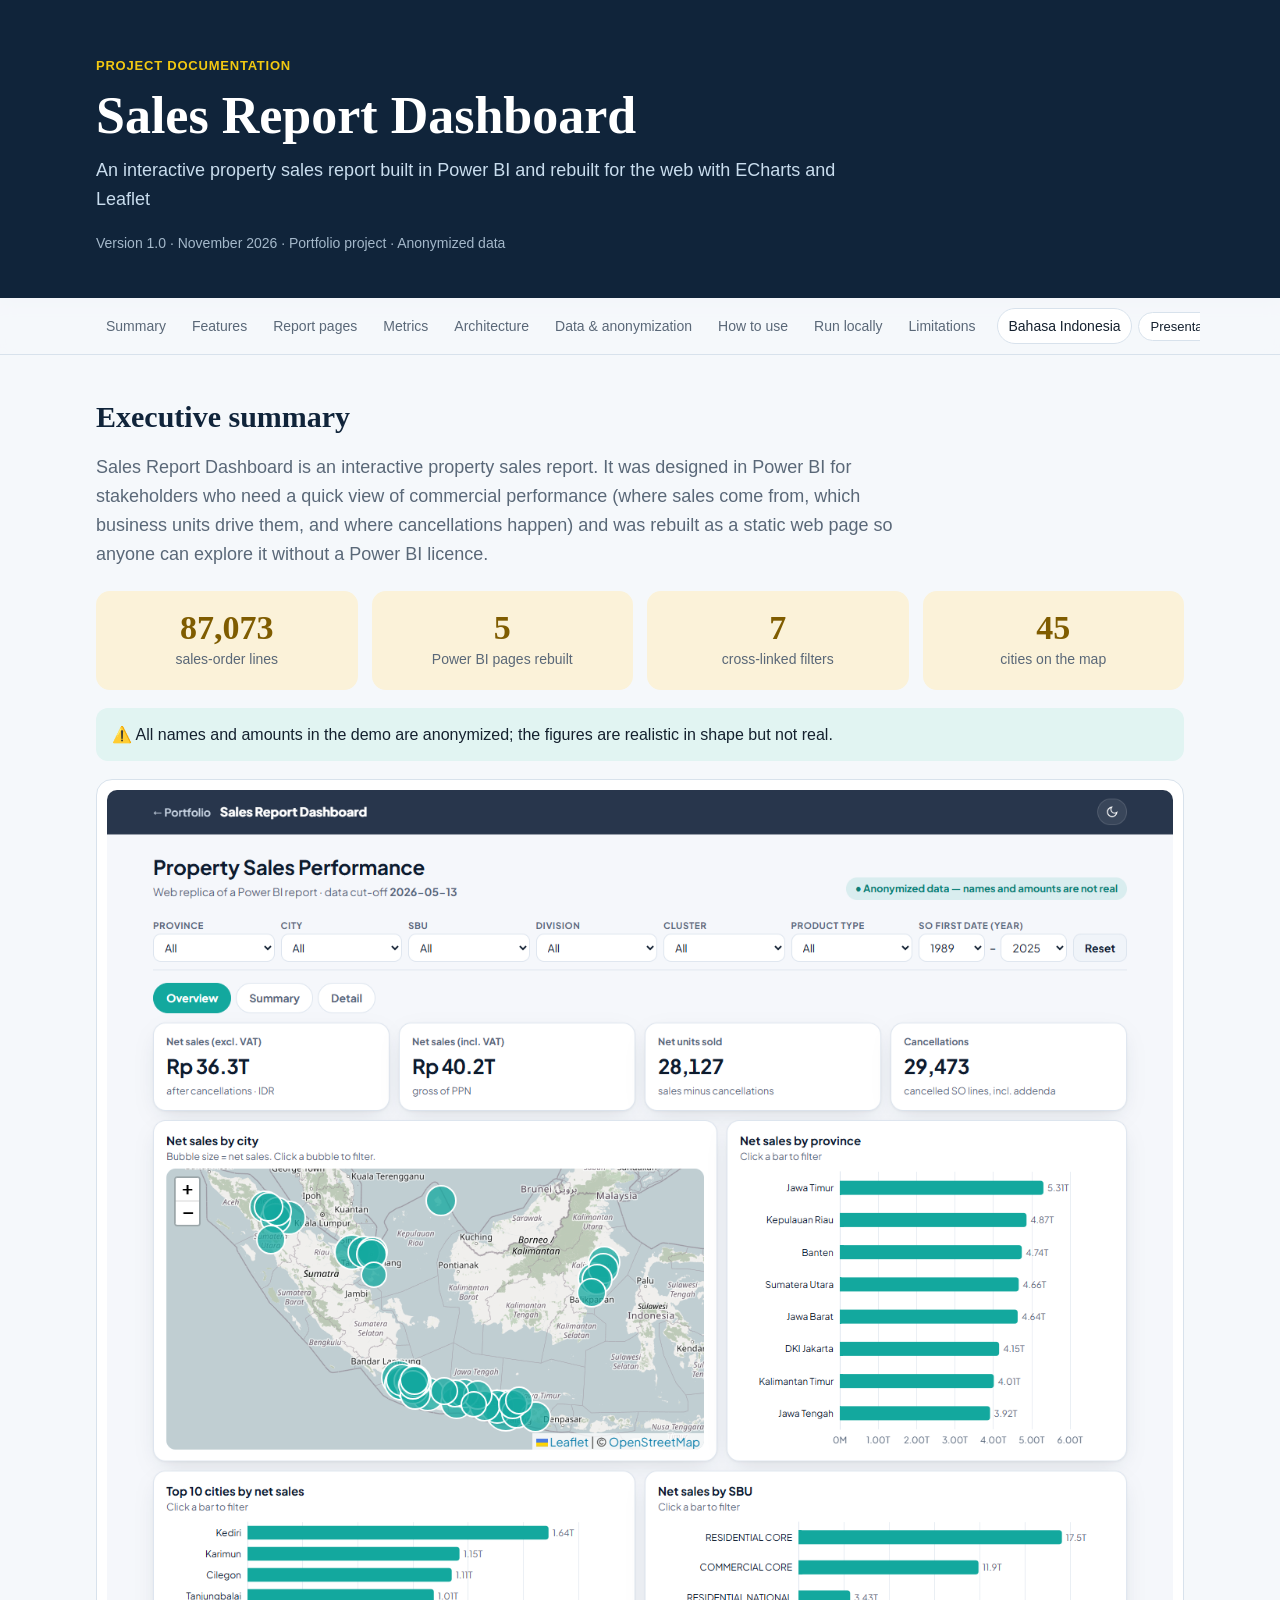
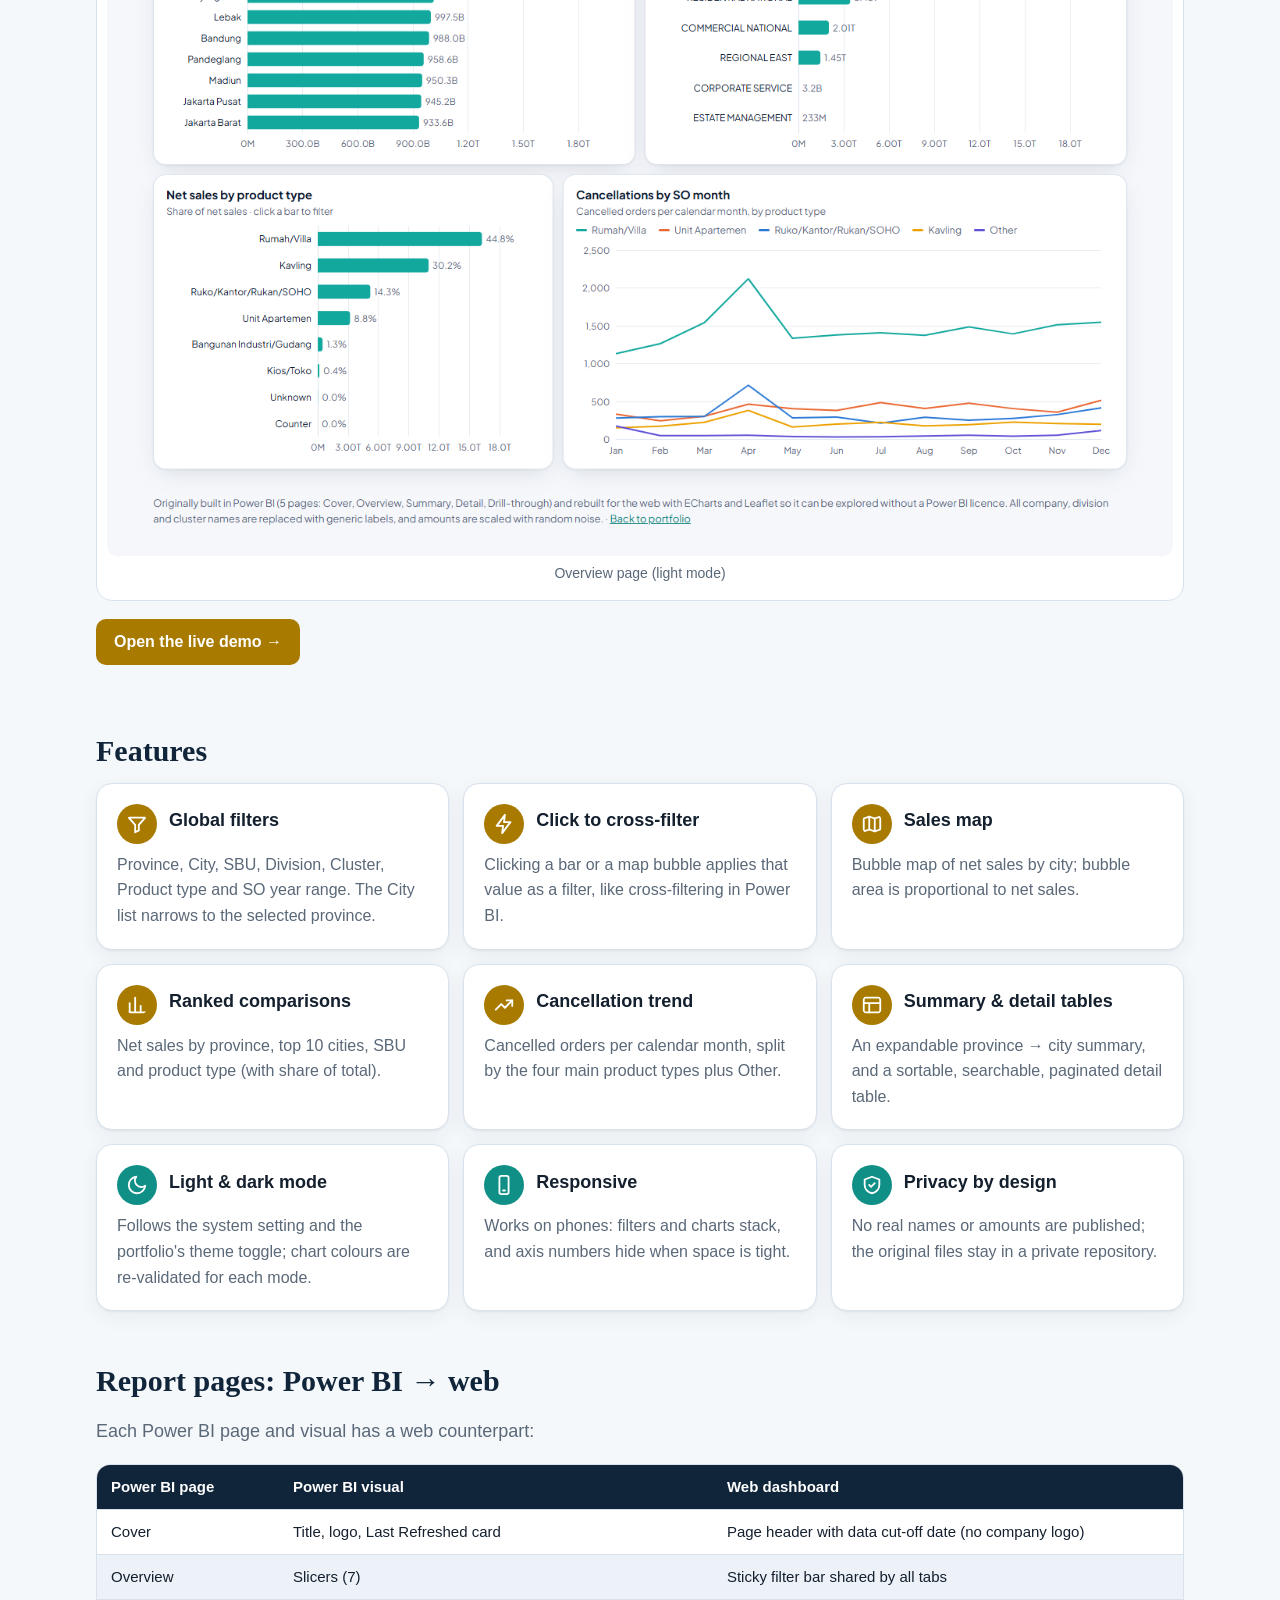
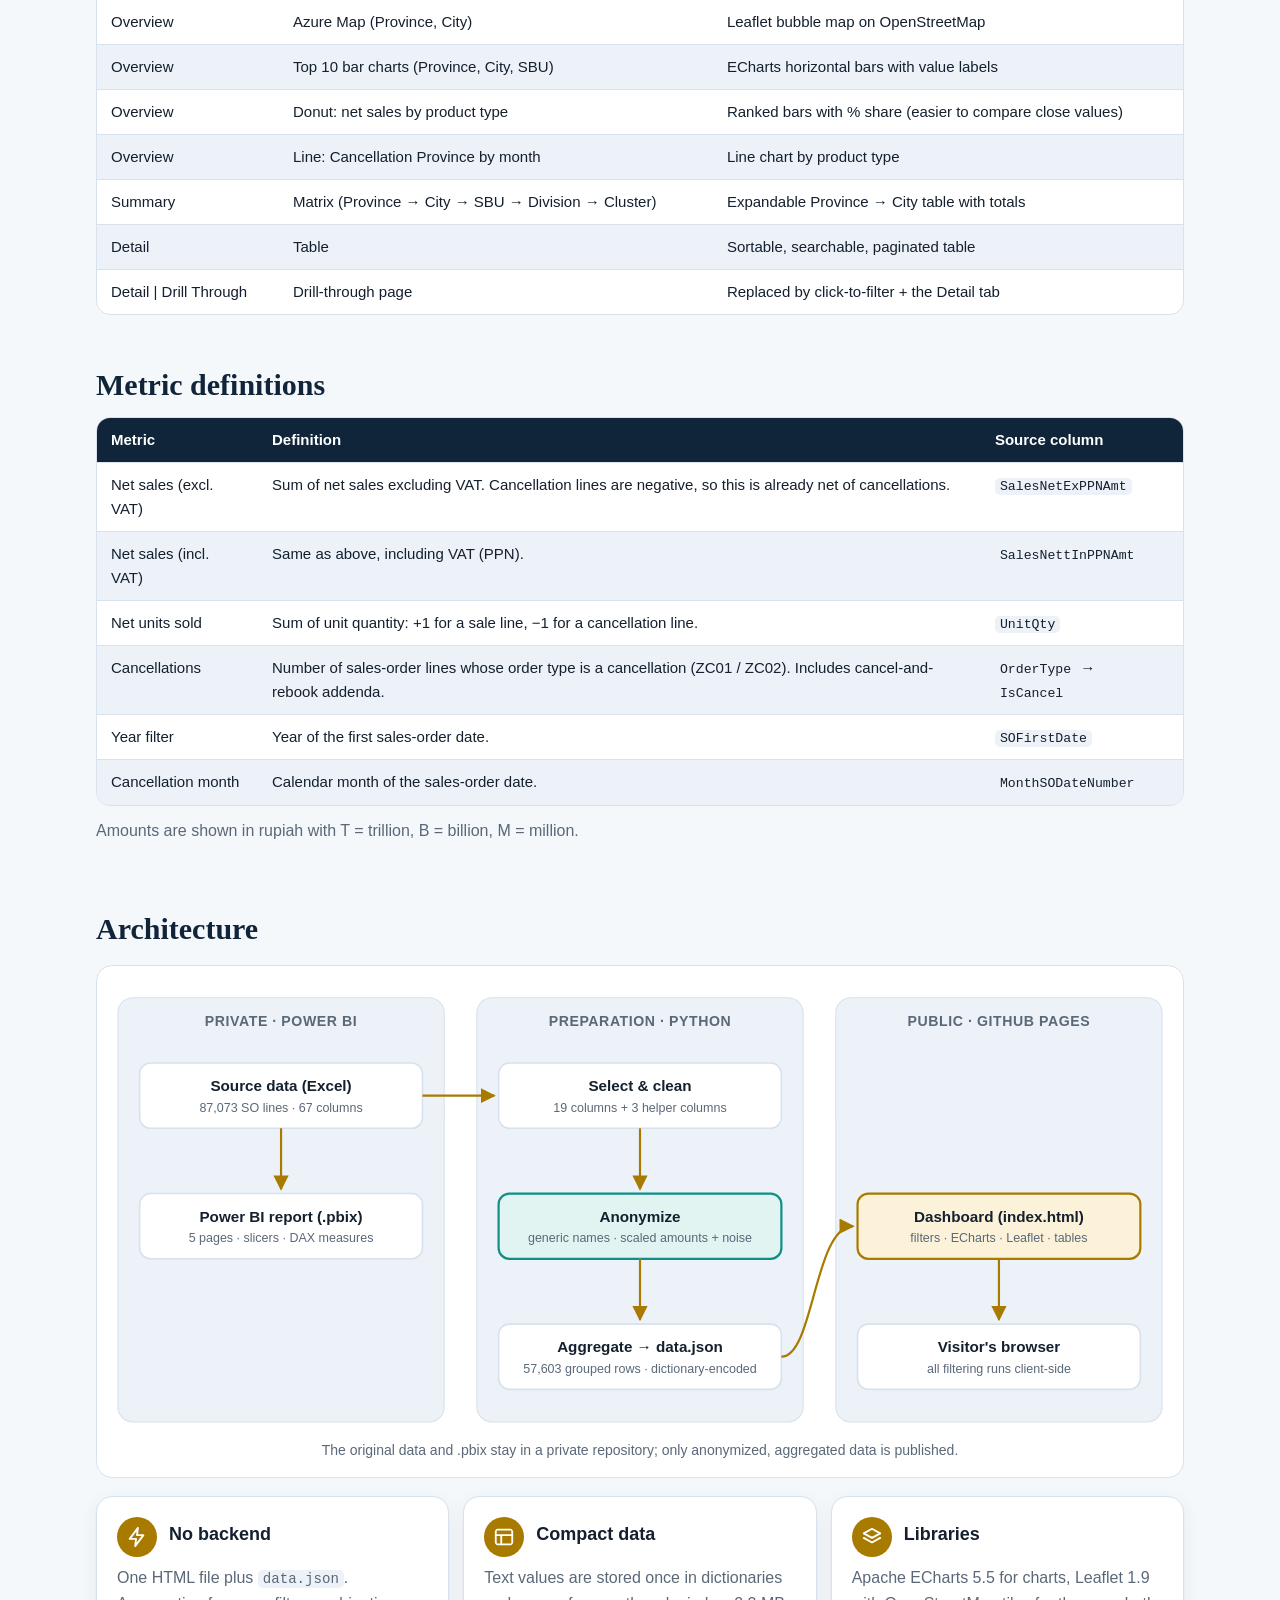
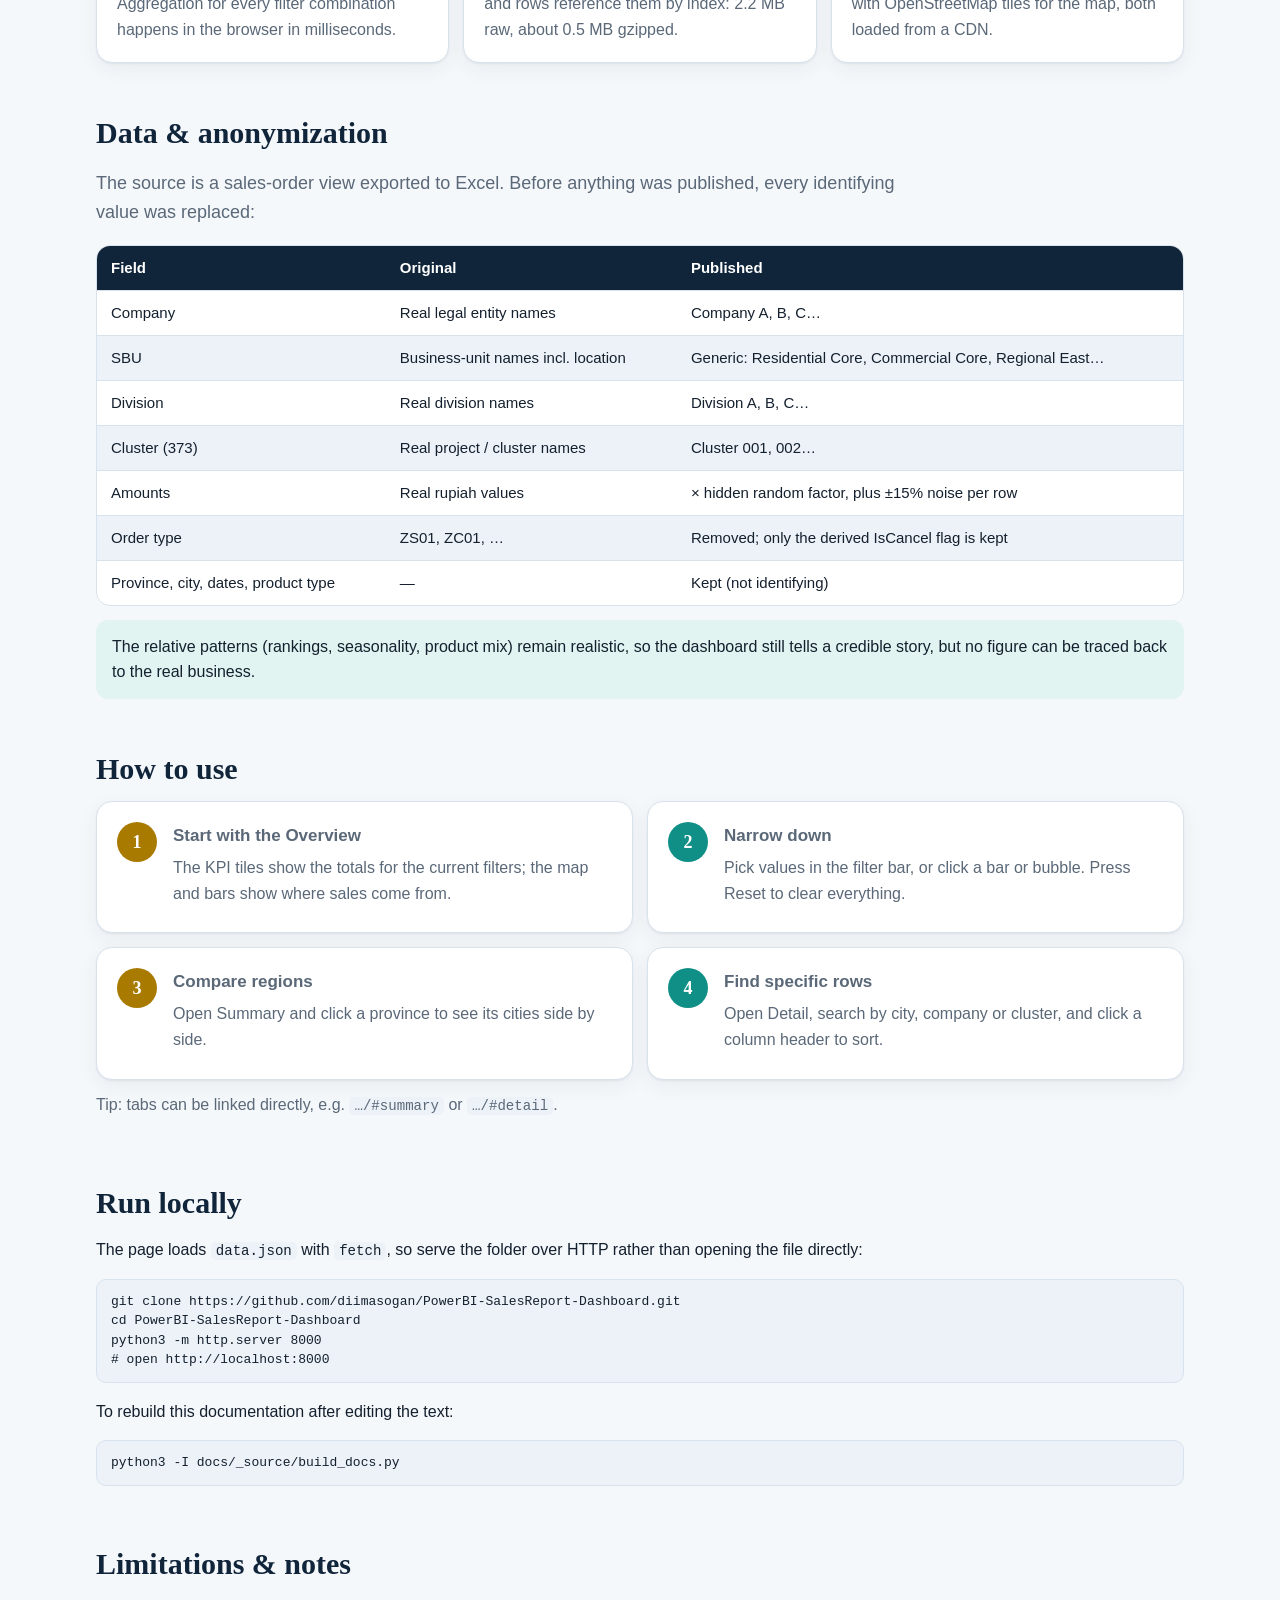
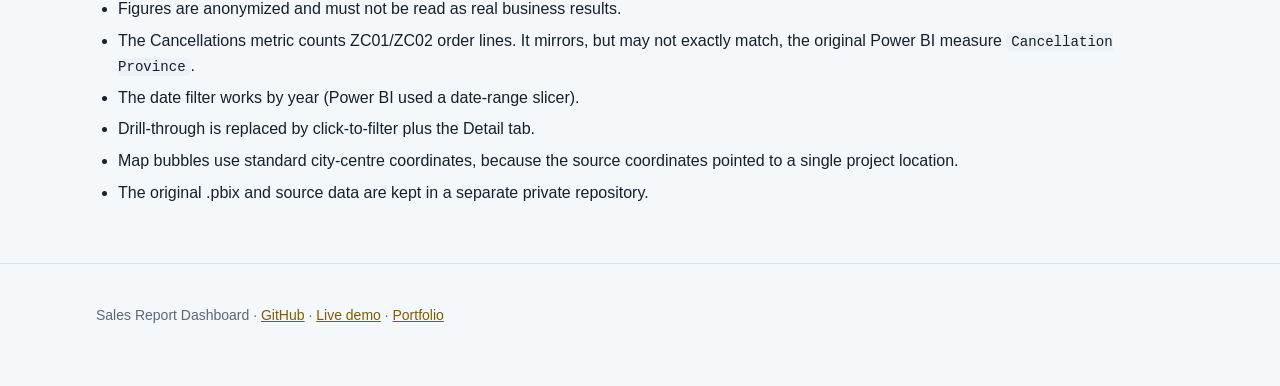
<file: docs/index.html>
<!doctype html><html lang="en"><head><meta charset="utf-8"><meta http-equiv="refresh" content="0; url=SalesReport-Documentation.html">
<title>Sales Report Dashboard documentation</title></head><body><a href="SalesReport-Documentation.html">English</a> · <a href="id/SalesReport-Dokumentasi.html">Bahasa Indonesia</a></body></html>
</file>
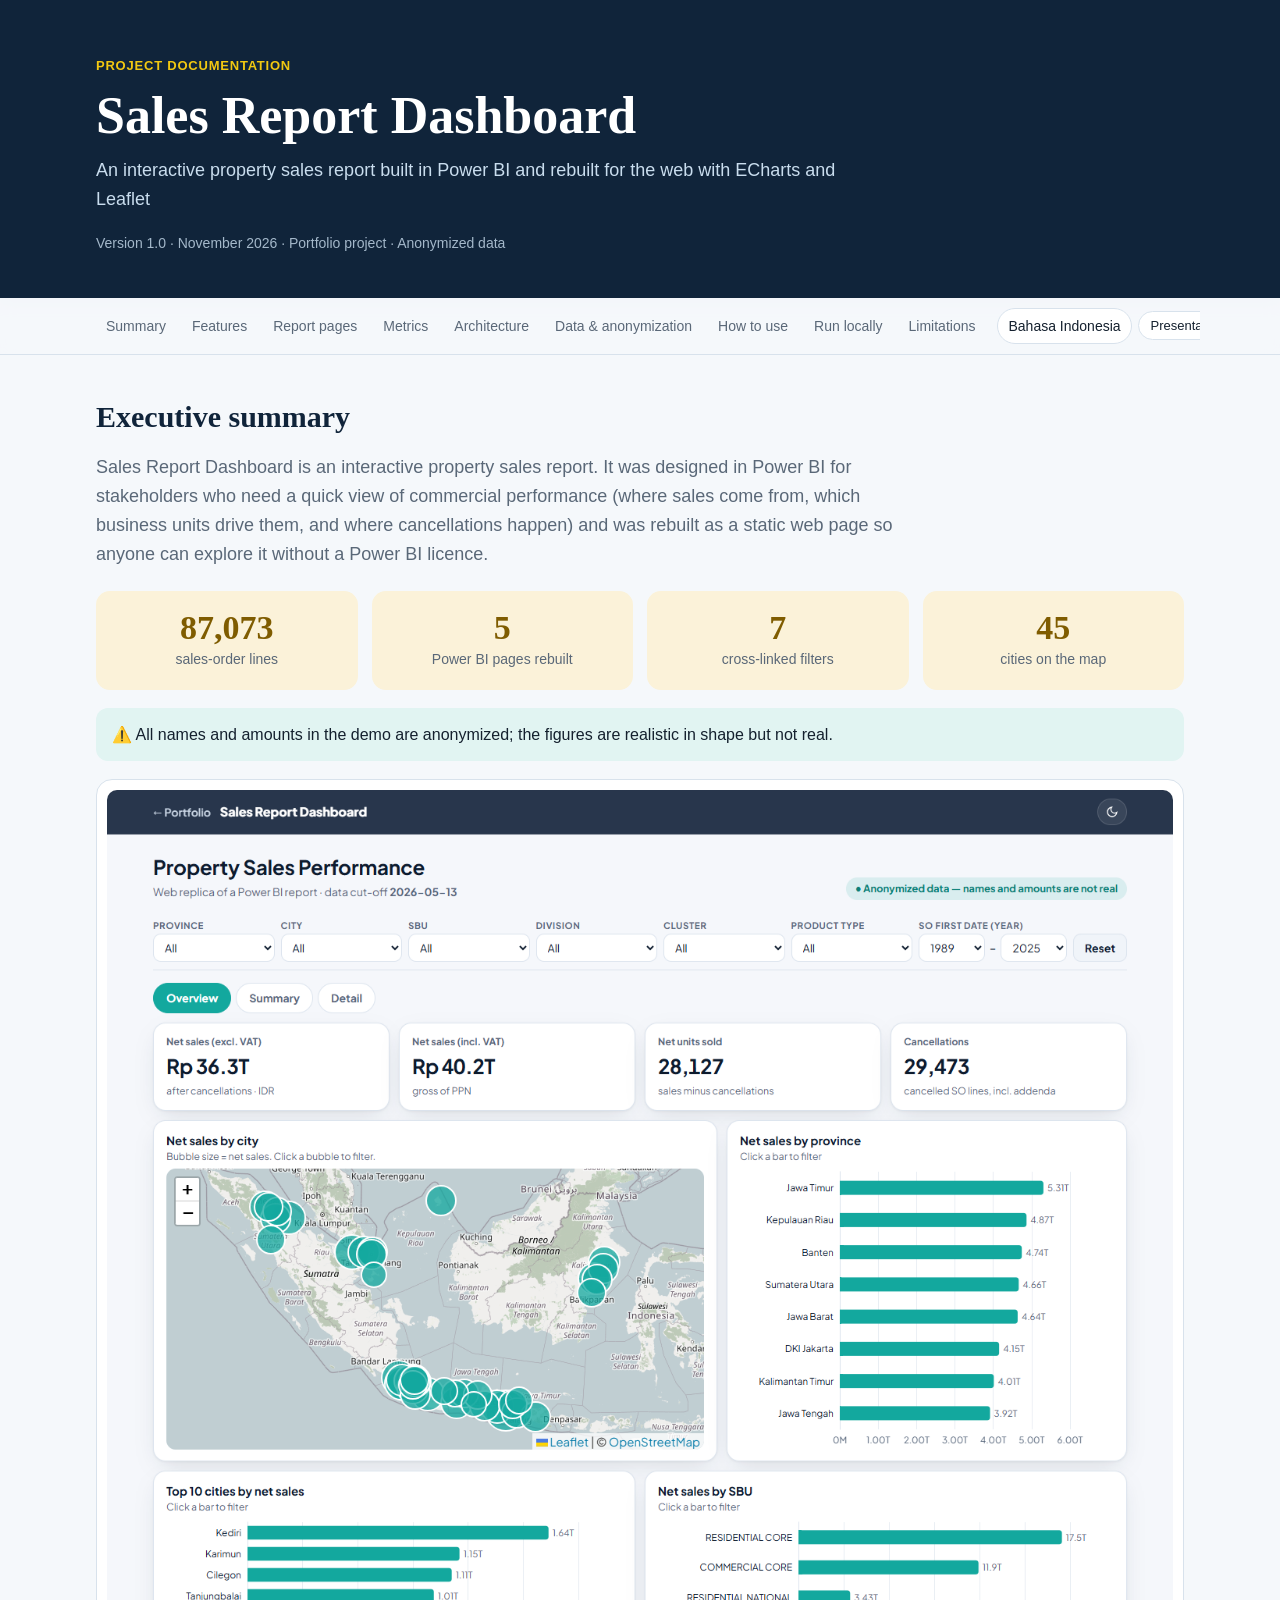
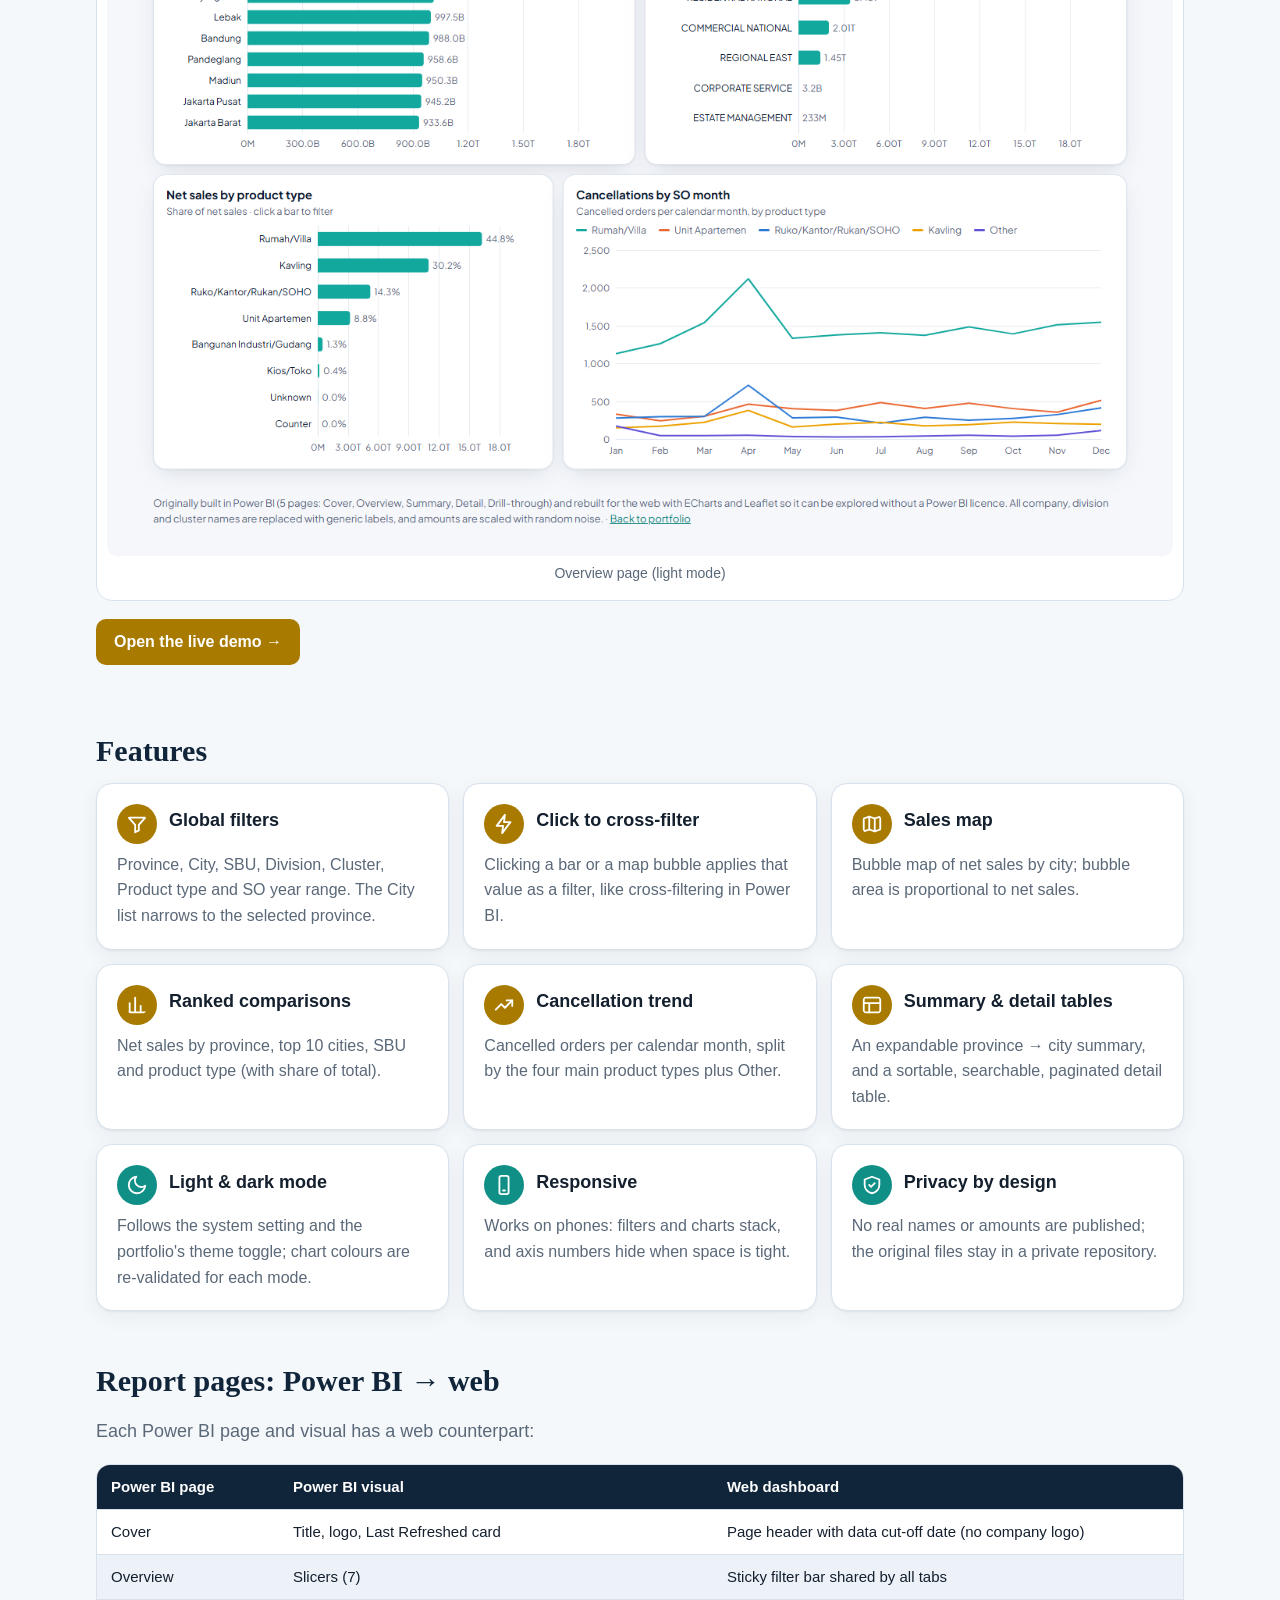
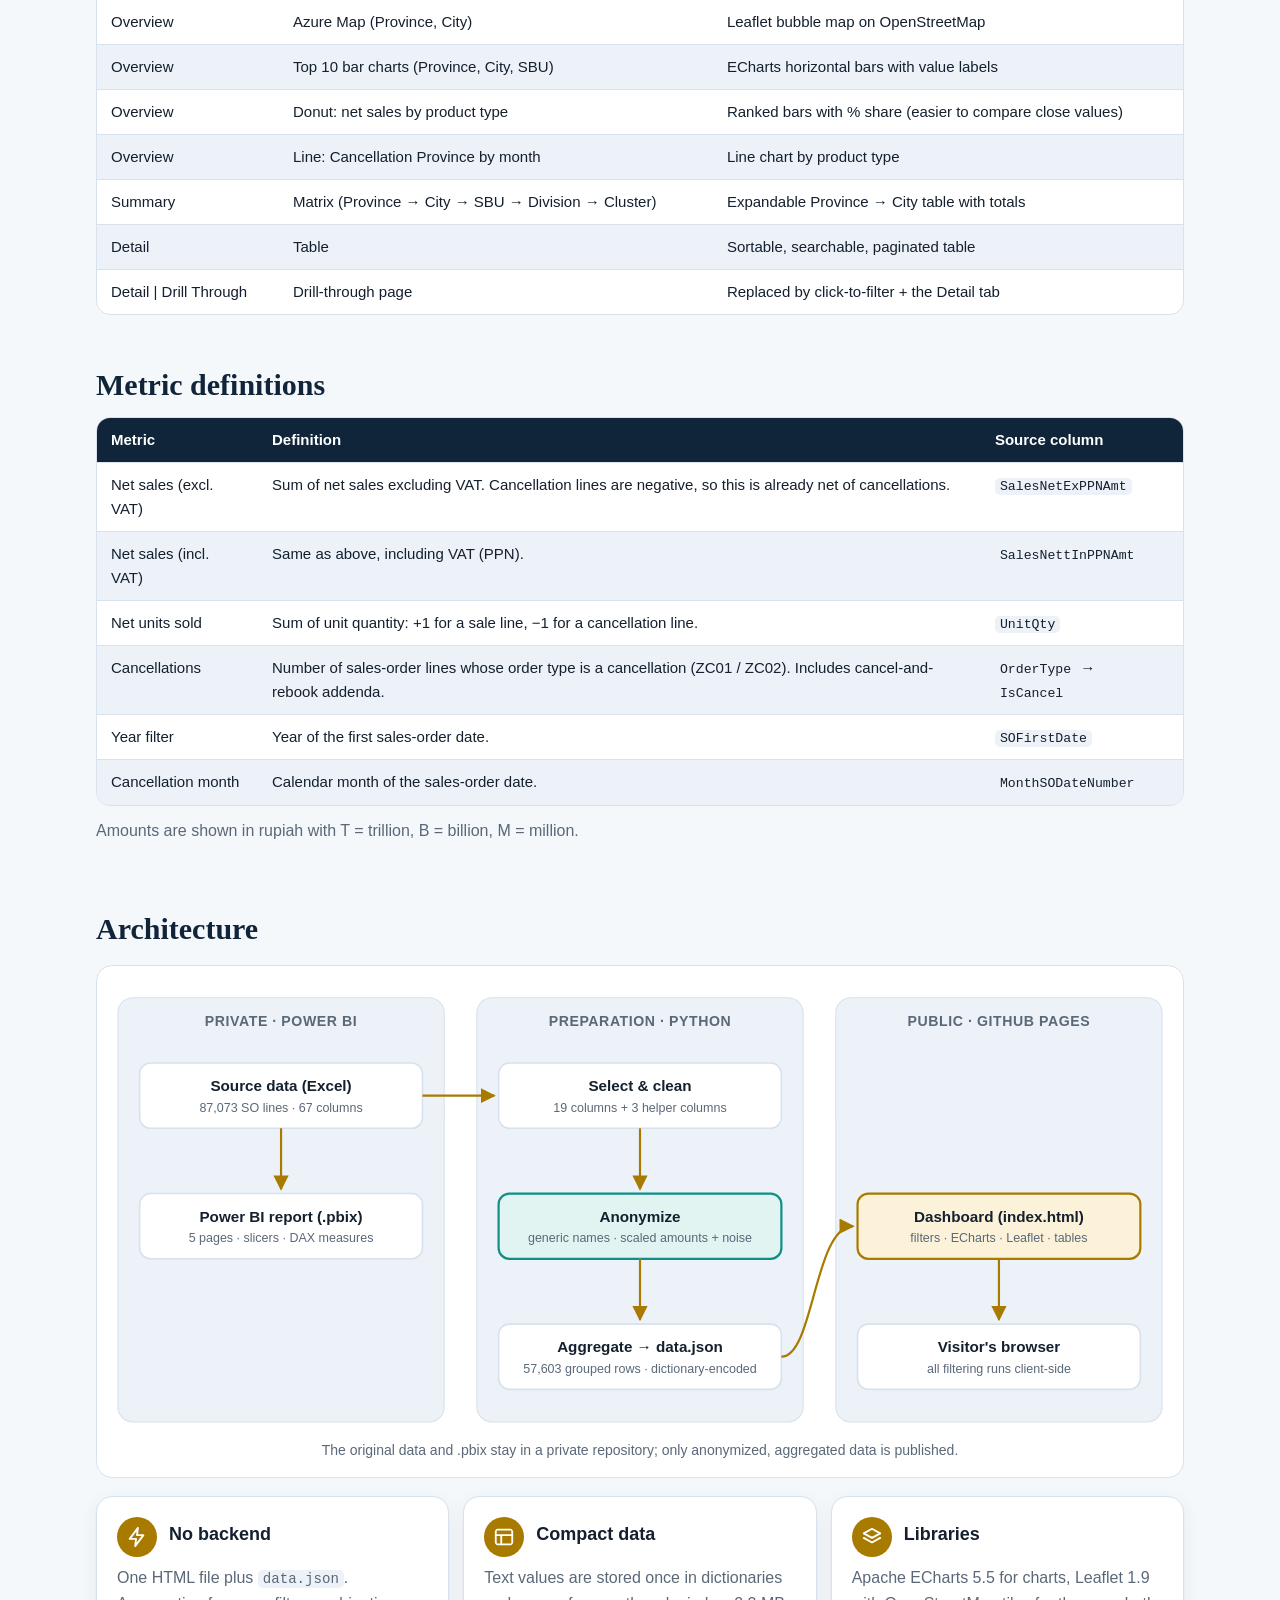
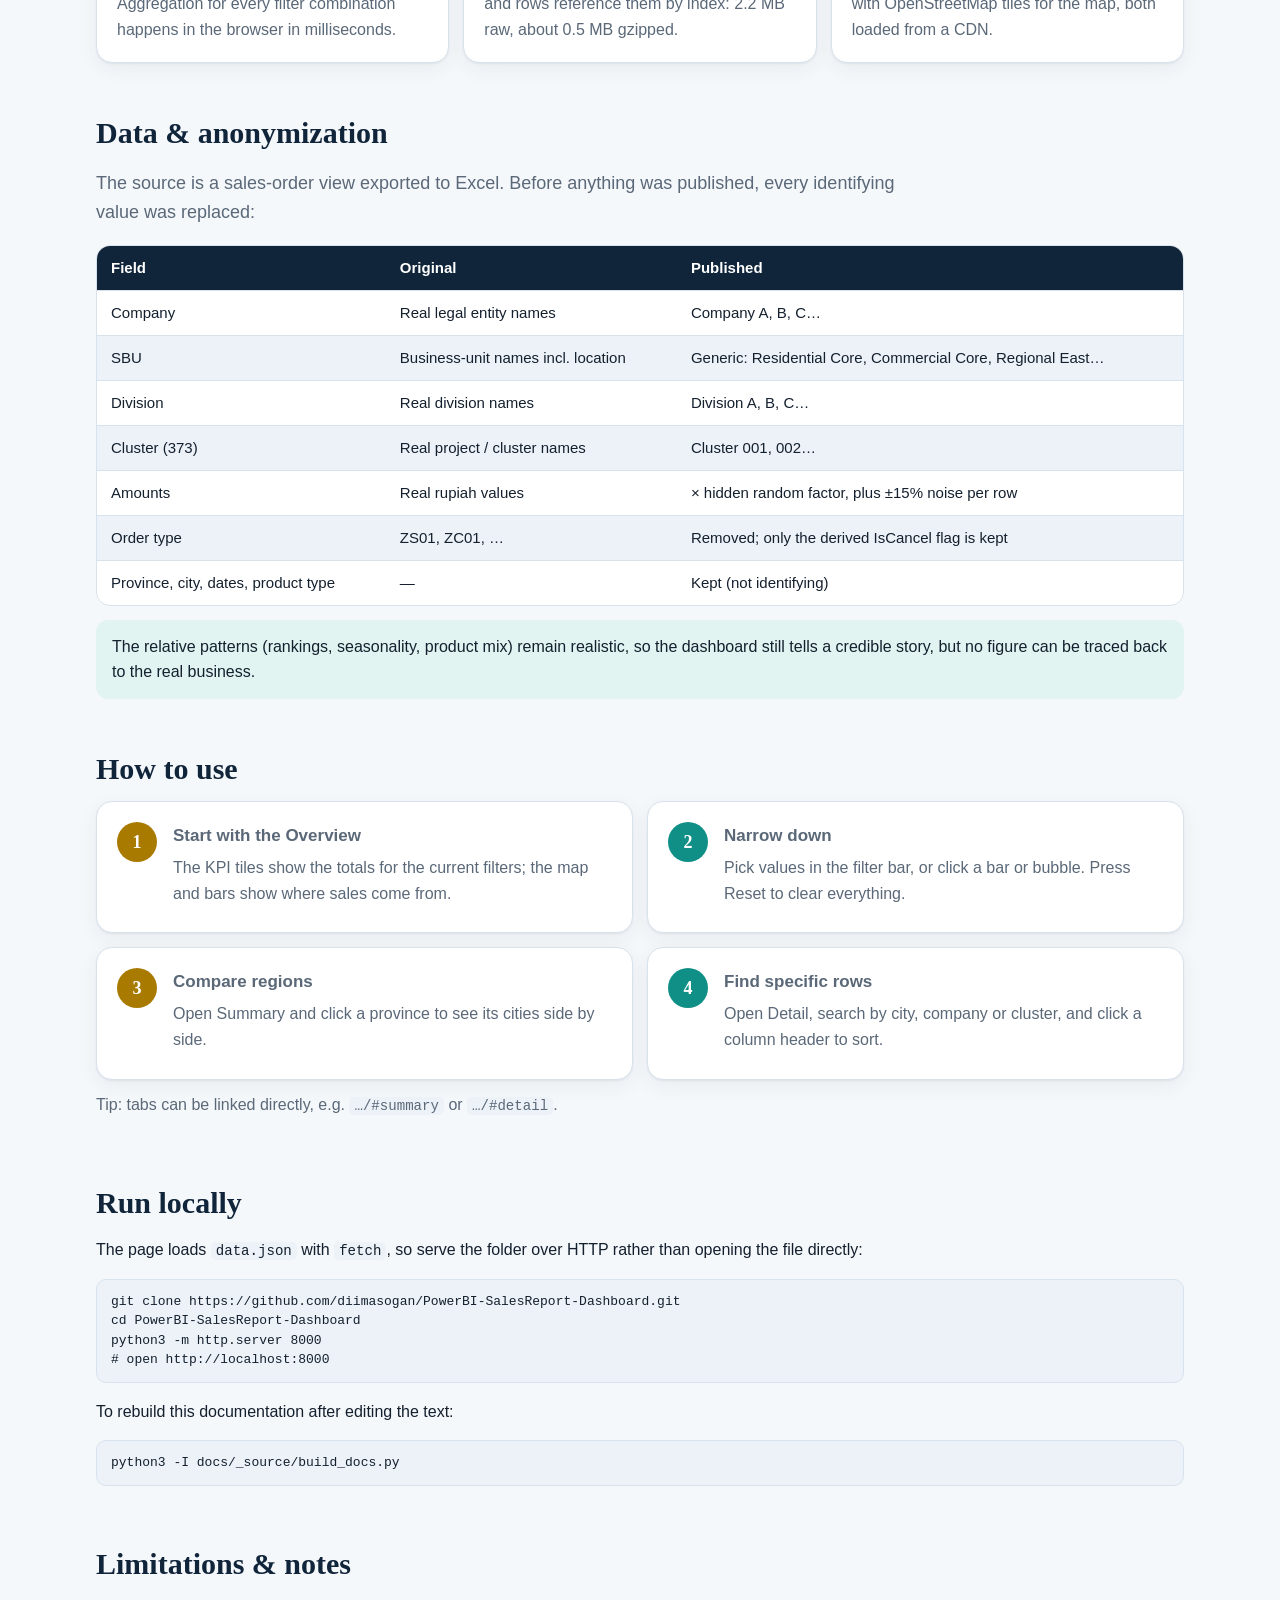
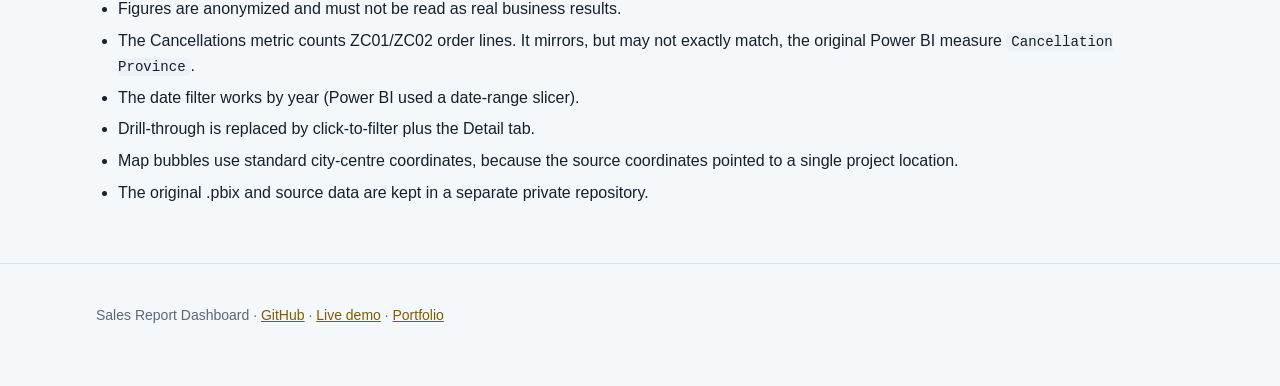
<file: docs/SalesReport-Documentation.html>
<!doctype html>
<html lang="en">
<head>
<meta charset="utf-8">
<meta name="viewport" content="width=device-width, initial-scale=1">
<title>Sales Report Dashboard</title>
<meta name="description" content="Documentation for an interactive sales report dashboard, rebuilt from Power BI for the web with anonymized data.">
<style>
:root{--bg:#F5F8FB;--surface:#FFFFFF;--surface2:#ECF2F8;--ink:#14202E;--muted:#5A6878;--line:#D8E2EC;
 --navy:#10243A;--acc:#A87A00;--acc-ink:#7F5C00;--acc-tint:#FBF2D9;--amber:#0F8F86;--amber-tint:#E1F4F2;--hero:#10243A;--hero-ink:#C9DDEE;--eyebrow:#F2C811;
 --shadow:0 1px 2px rgba(16,36,58,.06),0 6px 20px rgba(16,36,58,.06)}
@media (prefers-color-scheme: dark){:root:not([data-theme="light"]){--bg:#0A121C;--surface:#111D2B;--surface2:#16273A;--ink:#E6EEF6;--muted:#9DB0C3;
 --line:#22374E;--navy:#D2E6F5;--acc:#C9970C;--acc-ink:#F2C811;--acc-tint:#2E2610;--amber:#2FC4B8;--amber-tint:#10302E;--hero:#07101A;--shadow:none}}
:root[data-theme="dark"]{--bg:#0A121C;--surface:#111D2B;--surface2:#16273A;--ink:#E6EEF6;--muted:#9DB0C3;--line:#22374E;--navy:#D2E6F5;
 --acc:#C9970C;--acc-ink:#F2C811;--acc-tint:#2E2610;--amber:#2FC4B8;--amber-tint:#10302E;--hero:#07101A;--shadow:none}
th{background:#10243A!important}
pre.cmd{background:var(--surface2);border:1px solid var(--line);border-radius:10px;padding:12px 14px;overflow:auto;font:13px/1.5 ui-monospace,SFMono-Regular,Menlo,Consolas,monospace;margin:8px 0}

*{box-sizing:border-box}html{scroll-behavior:smooth}
body{margin:0;background:var(--bg);color:var(--ink);font:16px/1.6 "Segoe UI",Calibri,Arial,sans-serif}
a{color:var(--acc-ink)}code{font-family:ui-monospace,SFMono-Regular,Menlo,Consolas,monospace;font-size:.88em;background:var(--surface2);padding:1px 5px;border-radius:5px}
.wrap{max-width:1120px;margin:0 auto;padding:0 16px}
header.hero{background:var(--hero);color:#fff;padding:56px 0 44px}
.hero .eyebrow{color:var(--eyebrow);font-weight:600;letter-spacing:.06em;text-transform:uppercase;font-size:13px}
.hero h1{font:700 clamp(32px,5vw,52px)/1.1 Cambria,Georgia,serif;margin:10px 0 12px}
.hero p{color:var(--hero-ink);max-width:760px;margin:0;font-size:18px}
.hero .meta{margin-top:18px;color:var(--hero-ink);opacity:.8;font-size:14px}
nav.toc{position:sticky;top:0;z-index:5;background:color-mix(in srgb,var(--bg) 88%,transparent);backdrop-filter:blur(8px);border-bottom:1px solid var(--line)}
nav.toc .wrap{display:flex;gap:6px;overflow-x:auto;padding-top:10px;padding-bottom:10px;align-items:center}
nav.toc a{white-space:nowrap;text-decoration:none;color:var(--muted);font-size:14px;padding:6px 10px;border-radius:999px}
nav.toc a:hover{background:var(--surface2);color:var(--ink)}
nav.toc .spacer{flex:1}
.tgl{border:1px solid var(--line);background:var(--surface);color:var(--ink);border-radius:999px;padding:6px 12px;font-size:13px;cursor:pointer;white-space:nowrap;text-decoration:none}
a.tgl{color:var(--ink)!important}
section{padding:44px 0 8px;scroll-margin-top:56px}
h2{font:700 30px/1.2 Cambria,Georgia,serif;color:var(--navy);margin:0 0 14px}
h3{font-size:18px;margin:0 0 6px;color:var(--ink)}
.lead{font-size:18px;color:var(--muted);max-width:820px}
.stats{display:grid;grid-template-columns:repeat(4,1fr);gap:14px;margin-top:22px}
.stat{background:var(--acc-tint);border-radius:14px;padding:18px;text-align:center}
.stat b{display:block;font:700 34px/1.1 Cambria,Georgia,serif;color:var(--acc-ink)}
.stat span{color:var(--muted);font-size:14px}
.grid{display:grid;gap:14px}.g2{grid-template-columns:repeat(2,1fr)}.g3{grid-template-columns:repeat(3,1fr)}
.card{background:var(--surface);border:1px solid var(--line);border-radius:16px;padding:20px;box-shadow:var(--shadow)}
.card p{margin:0;color:var(--muted)}
.ihead{display:flex;gap:12px;align-items:center;margin-bottom:8px}
.ico{width:40px;height:40px;flex:none;padding:9px;border-radius:50%;background:var(--acc);stroke:#fff;fill:none;stroke-width:2;stroke-linecap:round;stroke-linejoin:round}
.amber .ico{background:var(--amber)}
figure{margin:18px 0;background:var(--surface);border:1px solid var(--line);border-radius:16px;padding:10px;overflow:auto}
figure svg{display:block;width:100%;height:auto;min-width:720px;font-family:"Segoe UI",Calibri,Arial,sans-serif}
figcaption{color:var(--muted);font-size:14px;text-align:center;padding:6px}
svg .lane rect{fill:var(--surface2);stroke:var(--line)}svg .lt{fill:var(--muted);font-size:13px;font-weight:700;text-anchor:middle;letter-spacing:.04em;text-transform:uppercase}
svg .bx rect{fill:var(--surface);stroke:var(--line);stroke-width:1.5}svg .bx text{fill:var(--ink);font-size:14px;font-weight:600;text-anchor:middle}
svg .bx text.sm{fill:var(--muted);font-size:11.5px;font-weight:400}
svg .bx.hl rect{stroke:var(--acc);stroke-width:2;fill:var(--acc-tint)}svg .bx.amb rect{stroke:var(--amber);stroke-width:2;fill:var(--amber-tint)}
svg .bx.err rect{stroke:#D0505D;stroke-width:1.5;stroke-dasharray:5 4}
svg .ln path{fill:none;stroke:var(--acc);stroke-width:2}svg .mk{fill:var(--acc)}
ul.clean,ol.clean{padding-left:22px;margin:10px 0}ul.clean li,ol.clean li{margin:6px 0}
.note{background:var(--amber-tint);border-radius:12px;padding:14px 16px;color:var(--ink)}
.tbl{overflow-x:auto;border:1px solid var(--line);border-radius:14px;background:var(--surface)}
table{border-collapse:collapse;width:100%;min-width:620px;font-size:15px}
th{background:var(--navy-th,#141B3C);color:#fff;text-align:left;padding:10px 14px;font-weight:600}
td{padding:10px 14px;border-top:1px solid var(--line);vertical-align:top}
tbody tr:nth-child(even) td{background:var(--surface2)}
.pill{display:inline-block;background:var(--acc-tint);color:var(--acc-ink);font-weight:700;border-radius:999px;padding:2px 10px;font-size:13px}
.q{font-weight:700;color:var(--navy);margin:0 0 6px!important;font-size:17px}
.starter{display:flex;gap:16px;align-items:flex-start}.starter p{margin:0 0 6px}
.snum{flex:none;width:40px;height:40px;border-radius:50%;background:var(--acc);color:#fff;font:700 18px/40px Cambria,Georgia,serif;text-align:center}
.snum.amber{background:var(--amber)}
.outcome{color:var(--acc-ink)!important;font-weight:600;margin-top:8px!important}
.uc h3{font-size:19px;margin-bottom:6px}.uc .meta{font-size:14px;margin:0 0 10px}
.ba{display:grid;grid-template-columns:1fr 1fr;gap:12px}.ba div{border-radius:12px;padding:12px 14px;font-size:15px;color:var(--ink)}
.ba span{display:block;font-weight:700;font-size:12px;letter-spacing:.06em;text-transform:uppercase;margin-bottom:4px}
.before{background:var(--surface2)}.before span{color:var(--muted)}.after{background:var(--acc-tint)}.after span{color:var(--acc-ink)}
a.btn{display:inline-block;background:var(--acc);color:#fff;text-decoration:none;font-weight:600;padding:10px 18px;border-radius:10px}
footer{padding:40px 0 60px;color:var(--muted);font-size:14px;border-top:1px solid var(--line);margin-top:40px}
body.present nav.toc{display:none}
body.present section,body.present header.hero{min-height:100vh;display:flex;flex-direction:column;justify-content:center}
body.present section{border-top:1px solid var(--line)}
@media (max-width:820px){.stats{grid-template-columns:repeat(2,1fr)}.g2,.g3{grid-template-columns:1fr}.ba{grid-template-columns:1fr}h2{font-size:26px}}
@media print{nav.toc,.tgl{display:none}section{break-inside:avoid}body{background:#fff}}

figure img{display:block;width:100%;height:auto;border-radius:10px}

</style>
</head>
<body>
<header class="hero"><div class="wrap">
  <div class="eyebrow">Project Documentation</div>
  <h1>Sales Report Dashboard</h1>
  <p>An interactive property sales report built in Power BI and rebuilt for the web with ECharts and Leaflet</p>
  <div class="meta">Version 1.0 · November 2026 · Portfolio project · Anonymized data</div>
</div></header>
<nav class="toc" aria-label="Contents"><div class="wrap">
<a href="#summary">Summary</a><a href="#features">Features</a><a href="#pages">Report pages</a><a href="#metrics">Metrics</a><a href="#architecture">Architecture</a><a href="#data">Data & anonymization</a><a href="#use">How to use</a><a href="#run">Run locally</a><a href="#notes">Limitations</a>
<span class="spacer"></span>
  <a class="tgl" href="id/SalesReport-Dokumentasi.html" hreflang="id">Bahasa Indonesia</a>
  <button class="tgl" id="present" title="One section per screen (F = full screen)">Presentation mode</button>
  <button class="tgl" id="theme">Theme</button>
</div></nav>
<main class="wrap">
<section id="summary"><h2>Executive summary</h2><p class="lead">Sales Report Dashboard is an interactive property sales report. It was designed in Power BI for stakeholders who need a quick view of commercial performance (where sales come from, which business units drive them, and where cancellations happen) and was rebuilt as a static web page so anyone can explore it without a Power BI licence.</p><div class="stats"><div class="stat"><b>87,073</b><span>sales-order lines</span></div><div class="stat"><b>5</b><span>Power BI pages rebuilt</span></div><div class="stat"><b>7</b><span>cross-linked filters</span></div><div class="stat"><b>45</b><span>cities on the map</span></div></div><div class="note" style="margin-top:18px">⚠️ All names and amounts in the demo are anonymized; the figures are realistic in shape but not real.</div><figure><a href="https://diimasogan.github.io/PowerBI-SalesReport-Dashboard/"><img src="img/dashboard.png" alt="Dashboard overview page" loading="lazy"></a><figcaption>Overview page (light mode)</figcaption></figure><p><a class="btn" href="https://diimasogan.github.io/PowerBI-SalesReport-Dashboard/">Open the live demo →</a></p></section><section id="features"><h2>Features</h2><div class="grid g3"><div class="card"><div class="ihead"><svg class="ico" viewBox="0 0 24 24"><path d="M3 5h18l-7 8v6l-4 2v-8z"/></svg><h3>Global filters</h3></div><p>Province, City, SBU, Division, Cluster, Product type and SO year range. The City list narrows to the selected province.</p></div><div class="card"><div class="ihead"><svg class="ico" viewBox="0 0 24 24"><path d="M13 2 4 14h7l-1 8 9-12h-7z"/></svg><h3>Click to cross-filter</h3></div><p>Clicking a bar or a map bubble applies that value as a filter, like cross-filtering in Power BI.</p></div><div class="card"><div class="ihead"><svg class="ico" viewBox="0 0 24 24"><path d="M9 4 3 6v14l6-2 6 2 6-2V4l-6 2z"/><path d="M9 4v14M15 6v14"/></svg><h3>Sales map</h3></div><p>Bubble map of net sales by city; bubble area is proportional to net sales.</p></div><div class="card"><div class="ihead"><svg class="ico" viewBox="0 0 24 24"><path d="M4 20V10M10 20V4M16 20v-7M22 20H2"/></svg><h3>Ranked comparisons</h3></div><p>Net sales by province, top 10 cities, SBU and product type (with share of total).</p></div><div class="card"><div class="ihead"><svg class="ico" viewBox="0 0 24 24"><path d="M3 17l6-6 4 4 8-8"/><path d="M15 7h6v6"/></svg><h3>Cancellation trend</h3></div><p>Cancelled orders per calendar month, split by the four main product types plus Other.</p></div><div class="card"><div class="ihead"><svg class="ico" viewBox="0 0 24 24"><rect x="3" y="4" width="18" height="16" rx="2"/><path d="M3 10h18M9 10v10"/></svg><h3>Summary & detail tables</h3></div><p>An expandable province → city summary, and a sortable, searchable, paginated detail table.</p></div><div class="card amber"><div class="ihead"><svg class="ico" viewBox="0 0 24 24"><path d="M21 12.8A9 9 0 1 1 11.2 3a7 7 0 0 0 9.8 9.8z"/></svg><h3>Light & dark mode</h3></div><p>Follows the system setting and the portfolio's theme toggle; chart colours are re-validated for each mode.</p></div><div class="card amber"><div class="ihead"><svg class="ico" viewBox="0 0 24 24"><rect x="7" y="2" width="10" height="20" rx="2"/><path d="M11 18h2"/></svg><h3>Responsive</h3></div><p>Works on phones: filters and charts stack, and axis numbers hide when space is tight.</p></div><div class="card amber"><div class="ihead"><svg class="ico" viewBox="0 0 24 24"><path d="M12 3l8 3v6c0 4.5-3.4 8.3-8 9-4.6-.7-8-4.5-8-9V6z"/><path d="M9 12l2 2 4-4"/></svg><h3>Privacy by design</h3></div><p>No real names or amounts are published; the original files stay in a private repository.</p></div></div></section><section id="pages"><h2>Report pages: Power BI → web</h2><p class="lead">Each Power BI page and visual has a web counterpart:</p><div class="tbl"><table><thead><tr><th>Power BI page</th><th>Power BI visual</th><th>Web dashboard</th></tr></thead><tbody><tr><td>Cover</td><td>Title, logo, Last Refreshed card</td><td>Page header with data cut-off date (no company logo)</td></tr><tr><td>Overview</td><td>Slicers (7)</td><td>Sticky filter bar shared by all tabs</td></tr><tr><td>Overview</td><td>Azure Map (Province, City)</td><td>Leaflet bubble map on OpenStreetMap</td></tr><tr><td>Overview</td><td>Top 10 bar charts (Province, City, SBU)</td><td>ECharts horizontal bars with value labels</td></tr><tr><td>Overview</td><td>Donut: net sales by product type</td><td>Ranked bars with % share (easier to compare close values)</td></tr><tr><td>Overview</td><td>Line: Cancellation Province by month</td><td>Line chart by product type</td></tr><tr><td>Summary</td><td>Matrix (Province → City → SBU → Division → Cluster)</td><td>Expandable Province → City table with totals</td></tr><tr><td>Detail</td><td>Table</td><td>Sortable, searchable, paginated table</td></tr><tr><td>Detail | Drill Through</td><td>Drill-through page</td><td>Replaced by click-to-filter + the Detail tab</td></tr></tbody></table></div></section><section id="metrics"><h2>Metric definitions</h2><div class="tbl"><table><thead><tr><th>Metric</th><th>Definition</th><th>Source column</th></tr></thead><tbody><tr><td>Net sales (excl. VAT)</td><td>Sum of net sales excluding VAT. Cancellation lines are negative, so this is already net of cancellations.</td><td><code>SalesNetExPPNAmt</code></td></tr><tr><td>Net sales (incl. VAT)</td><td>Same as above, including VAT (PPN).</td><td><code>SalesNettInPPNAmt</code></td></tr><tr><td>Net units sold</td><td>Sum of unit quantity: +1 for a sale line, −1 for a cancellation line.</td><td><code>UnitQty</code></td></tr><tr><td>Cancellations</td><td>Number of sales-order lines whose order type is a cancellation (ZC01 / ZC02). Includes cancel-and-rebook addenda.</td><td><code>OrderType</code> → <code>IsCancel</code></td></tr><tr><td>Year filter</td><td>Year of the first sales-order date.</td><td><code>SOFirstDate</code></td></tr><tr><td>Cancellation month</td><td>Calendar month of the sales-order date.</td><td><code>MonthSODateNumber</code></td></tr></tbody></table></div><p style="margin-top:12px;color:var(--muted)">Amounts are shown in rupiah with T = trillion, B = billion, M = million.</p></section><section id="architecture"><h2>Architecture</h2><figure><svg viewBox="0 0 980 420" role="img" aria-label="Architecture"><defs><marker id="ar" viewBox="0 0 10 10" refX="9" refY="5" markerWidth="7" markerHeight="7" orient="auto-start-reverse"><path d="M0 0 10 5 0 10z" class="mk"/></marker></defs><g class="lane"><rect x="10" y="20" width="300" height="390" rx="14"/><text x="160" y="46" class="lt">Private · Power BI</text></g><g class="lane"><rect x="340" y="20" width="300" height="390" rx="14"/><text x="490" y="46" class="lt">Preparation · Python</text></g><g class="lane"><rect x="670" y="20" width="300" height="390" rx="14"/><text x="820" y="46" class="lt">Public · GitHub Pages</text></g><g class="bx"><rect x="30" y="80" width="260" height="60" rx="10"/><text x="160" y="106">Source data (Excel)</text><text x="160" y="125" class="sm">87,073 SO lines · 67 columns</text></g><g class="bx"><rect x="30" y="200" width="260" height="60" rx="10"/><text x="160" y="226">Power BI report (.pbix)</text><text x="160" y="245" class="sm">5 pages · slicers · DAX measures</text></g><g class="bx"><rect x="360" y="80" width="260" height="60" rx="10"/><text x="490" y="106">Select & clean</text><text x="490" y="125" class="sm">19 columns + 3 helper columns</text></g><g class="bx amb"><rect x="360" y="200" width="260" height="60" rx="10"/><text x="490" y="226">Anonymize</text><text x="490" y="245" class="sm">generic names · scaled amounts + noise</text></g><g class="bx"><rect x="360" y="320" width="260" height="60" rx="10"/><text x="490" y="346">Aggregate → data.json</text><text x="490" y="365" class="sm">57,603 grouped rows · dictionary-encoded</text></g><g class="bx hl"><rect x="690" y="200" width="260" height="60" rx="10"/><text x="820" y="226">Dashboard (index.html)</text><text x="820" y="245" class="sm">filters · ECharts · Leaflet · tables</text></g><g class="bx"><rect x="690" y="320" width="260" height="60" rx="10"/><text x="820" y="346">Visitor's browser</text><text x="820" y="365" class="sm">all filtering runs client-side</text></g><g class="ln"><path d="M160 140 V196" marker-end="url(#ar)"/></g><g class="ln"><path d="M290 110 H356" marker-end="url(#ar)"/></g><g class="ln"><path d="M490 140 V196" marker-end="url(#ar)"/></g><g class="ln"><path d="M490 260 V316" marker-end="url(#ar)"/></g><g class="ln"><path d="M620 350 C650 350 650 230 686 230" marker-end="url(#ar)"/></g><g class="ln"><path d="M820 260 V316" marker-end="url(#ar)"/></g></svg><figcaption>The original data and .pbix stay in a private repository; only anonymized, aggregated data is published.</figcaption></figure><div class="grid g3"><div class="card"><div class="ihead"><svg class="ico" viewBox="0 0 24 24"><path d="M13 2 4 14h7l-1 8 9-12h-7z"/></svg><h3>No backend</h3></div><p>One HTML file plus <code>data.json</code>. Aggregation for every filter combination happens in the browser in milliseconds.</p></div><div class="card"><div class="ihead"><svg class="ico" viewBox="0 0 24 24"><rect x="3" y="4" width="18" height="16" rx="2"/><path d="M3 10h18M9 10v10"/></svg><h3>Compact data</h3></div><p>Text values are stored once in dictionaries and rows reference them by index: 2.2 MB raw, about 0.5 MB gzipped.</p></div><div class="card"><div class="ihead"><svg class="ico" viewBox="0 0 24 24"><path d="m12 3 9 5-9 5-9-5z"/><path d="m3 13 9 5 9-5"/></svg><h3>Libraries</h3></div><p>Apache ECharts 5.5 for charts, Leaflet 1.9 with OpenStreetMap tiles for the map, both loaded from a CDN.</p></div></div></section><section id="data"><h2>Data & anonymization</h2><p class="lead">The source is a sales-order view exported to Excel. Before anything was published, every identifying value was replaced:</p><div class="tbl"><table><thead><tr><th>Field</th><th>Original</th><th>Published</th></tr></thead><tbody><tr><td>Company</td><td>Real legal entity names</td><td>Company A, B, C…</td></tr><tr><td>SBU</td><td>Business-unit names incl. location</td><td>Generic: Residential Core, Commercial Core, Regional East…</td></tr><tr><td>Division</td><td>Real division names</td><td>Division A, B, C…</td></tr><tr><td>Cluster (373)</td><td>Real project / cluster names</td><td>Cluster 001, 002…</td></tr><tr><td>Amounts</td><td>Real rupiah values</td><td>× hidden random factor, plus ±15% noise per row</td></tr><tr><td>Order type</td><td>ZS01, ZC01, …</td><td>Removed; only the derived IsCancel flag is kept</td></tr><tr><td>Province, city, dates, product type</td><td>—</td><td>Kept (not identifying)</td></tr></tbody></table></div><div class="note" style="margin-top:14px">The relative patterns (rankings, seasonality, product mix) remain realistic, so the dashboard still tells a credible story, but no figure can be traced back to the real business.</div></section><section id="use"><h2>How to use</h2><div class="grid g2"><div class="card starter"><div class="snum">1</div><div><p class="q">Start with the Overview</p><p>The KPI tiles show the totals for the current filters; the map and bars show where sales come from.</p></div></div><div class="card starter"><div class="snum amber">2</div><div><p class="q">Narrow down</p><p>Pick values in the filter bar, or click a bar or bubble. Press Reset to clear everything.</p></div></div><div class="card starter"><div class="snum">3</div><div><p class="q">Compare regions</p><p>Open Summary and click a province to see its cities side by side.</p></div></div><div class="card starter"><div class="snum amber">4</div><div><p class="q">Find specific rows</p><p>Open Detail, search by city, company or cluster, and click a column header to sort.</p></div></div></div><p style="margin-top:12px;color:var(--muted)">Tip: tabs can be linked directly, e.g. <code>…/#summary</code> or <code>…/#detail</code>.</p></section><section id="run"><h2>Run locally</h2><p>The page loads <code>data.json</code> with <code>fetch</code>, so serve the folder over HTTP rather than opening the file directly:</p><pre class="cmd">git clone https://github.com/diimasogan/PowerBI-SalesReport-Dashboard.git
cd PowerBI-SalesReport-Dashboard
python3 -m http.server 8000
# open http://localhost:8000</pre><p>To rebuild this documentation after editing the text:</p><pre class="cmd">python3 -I docs/_source/build_docs.py</pre></section><section id="notes"><h2>Limitations & notes</h2><ul class="clean"><li>Figures are anonymized and must not be read as real business results.</li><li>The Cancellations metric counts ZC01/ZC02 order lines. It mirrors, but may not exactly match, the original Power BI measure <code>Cancellation Province</code>.</li><li>The date filter works by year (Power BI used a date-range slicer).</li><li>Drill-through is replaced by click-to-filter plus the Detail tab.</li><li>Map bubbles use standard city-centre coordinates, because the source coordinates pointed to a single project location.</li><li>The original .pbix and source data are kept in a separate private repository.</li></ul></section>
</main>
<footer><div class="wrap">Sales Report Dashboard · <a href="https://github.com/diimasogan/PowerBI-SalesReport-Dashboard">GitHub</a> · <a href="https://diimasogan.github.io/PowerBI-SalesReport-Dashboard/">Live demo</a> · <a href="https://diimasogan.github.io/#projects">Portfolio</a></div></footer>
<script>
(function(){var r=document.documentElement,k='doc-theme';
function set(t){if(t)r.setAttribute('data-theme',t);else r.removeAttribute('data-theme');try{localStorage.setItem(k,t)}catch(e){}}
try{var t=localStorage.getItem(k);if(t)r.setAttribute('data-theme',t)}catch(e){}
document.getElementById('theme').onclick=function(){var c=r.getAttribute('data-theme');set(c==='dark'?'light':c==='light'?'':'dark')};
document.getElementById('present').onclick=function(){document.body.classList.toggle('present')};
document.addEventListener('keydown',function(e){if(e.key==='f'&&document.body.classList.contains('present')){document.fullscreenElement?document.exitFullscreen():document.documentElement.requestFullscreen&&document.documentElement.requestFullscreen()}});
})();
</script>
</body>
</html>
</file>
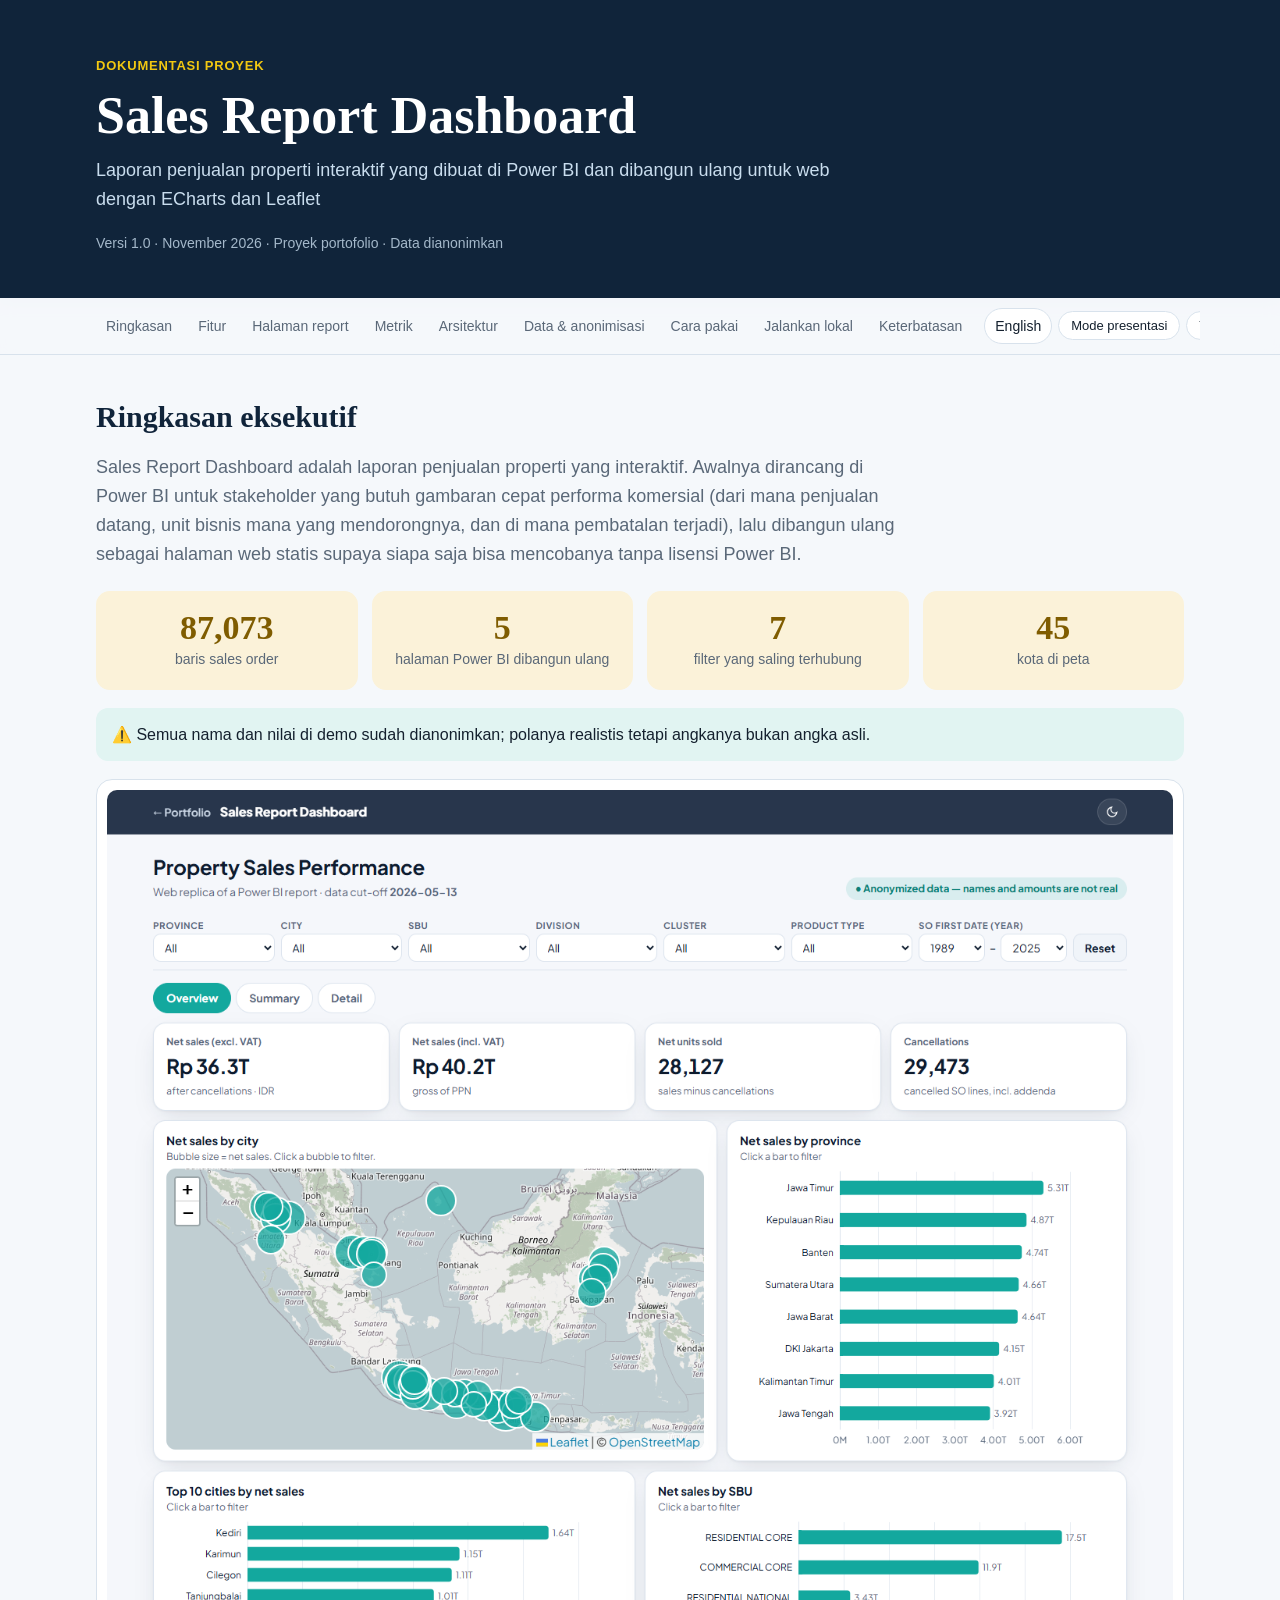
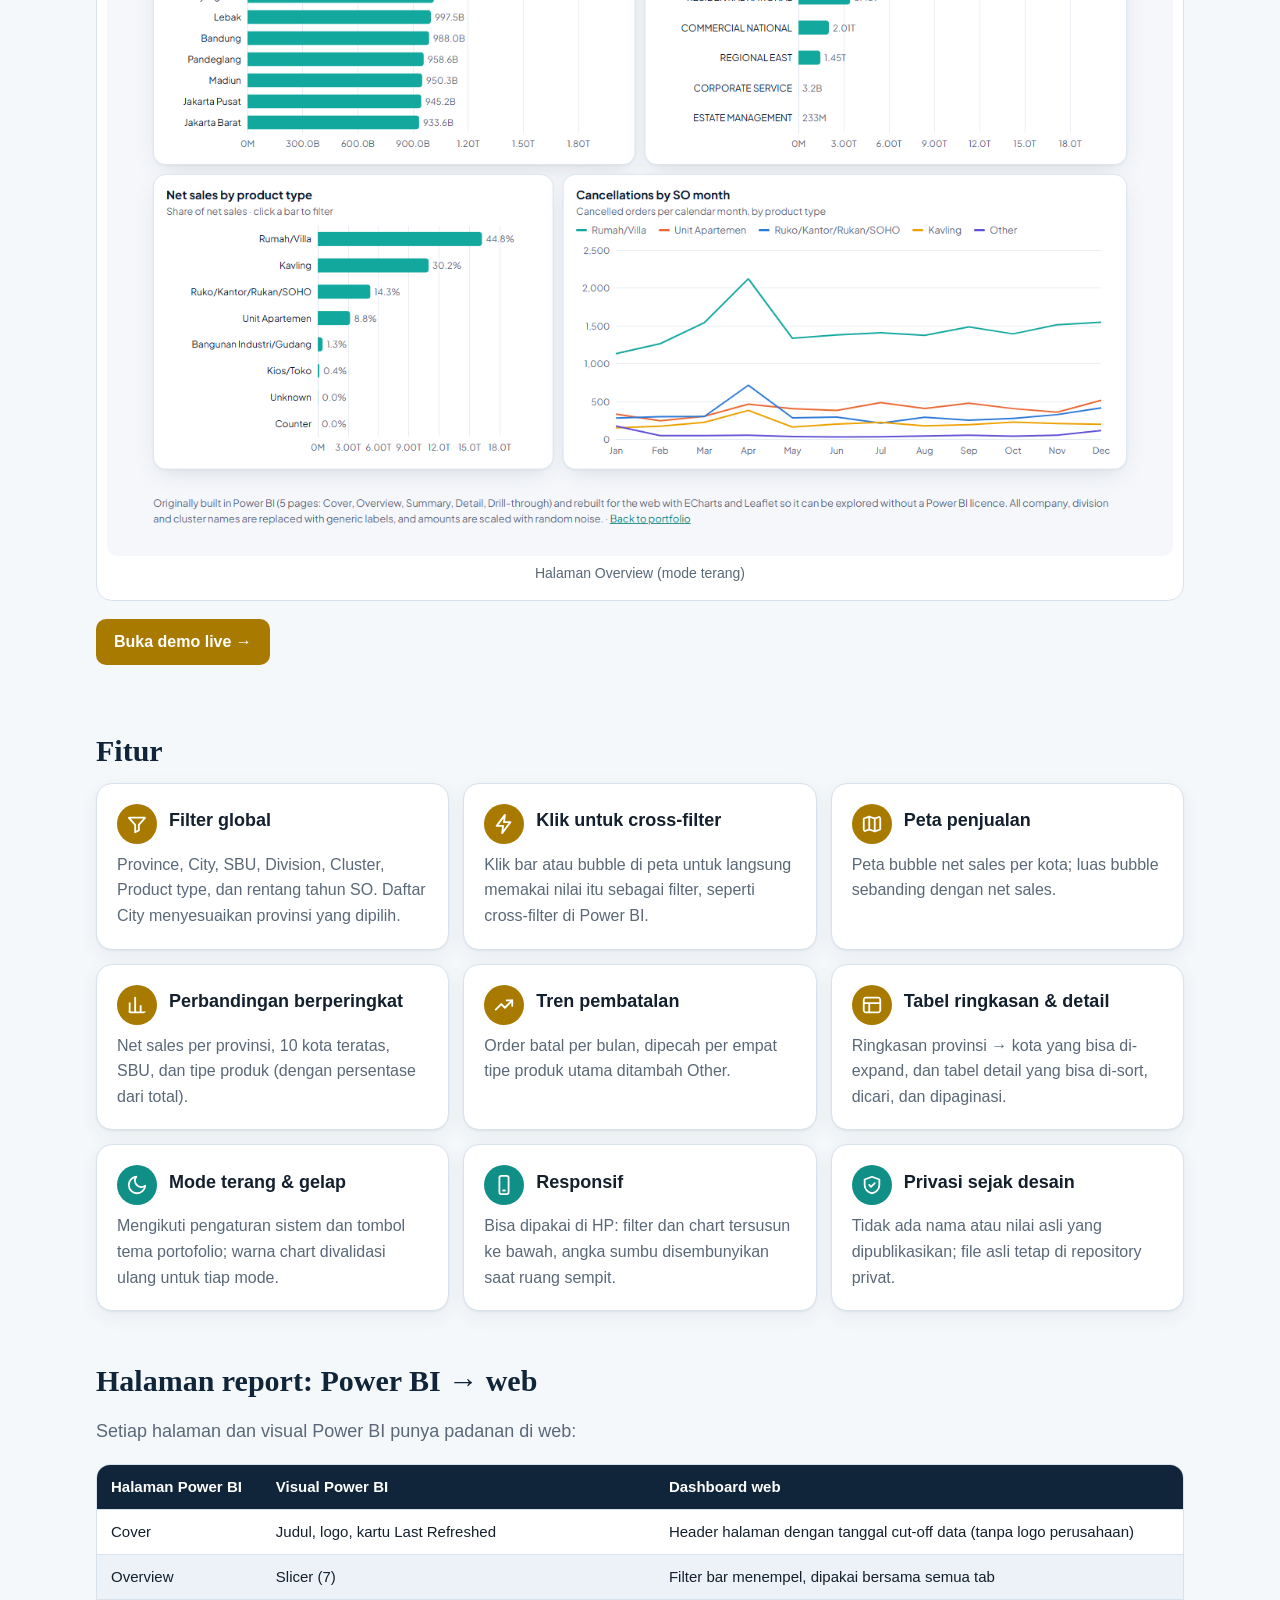
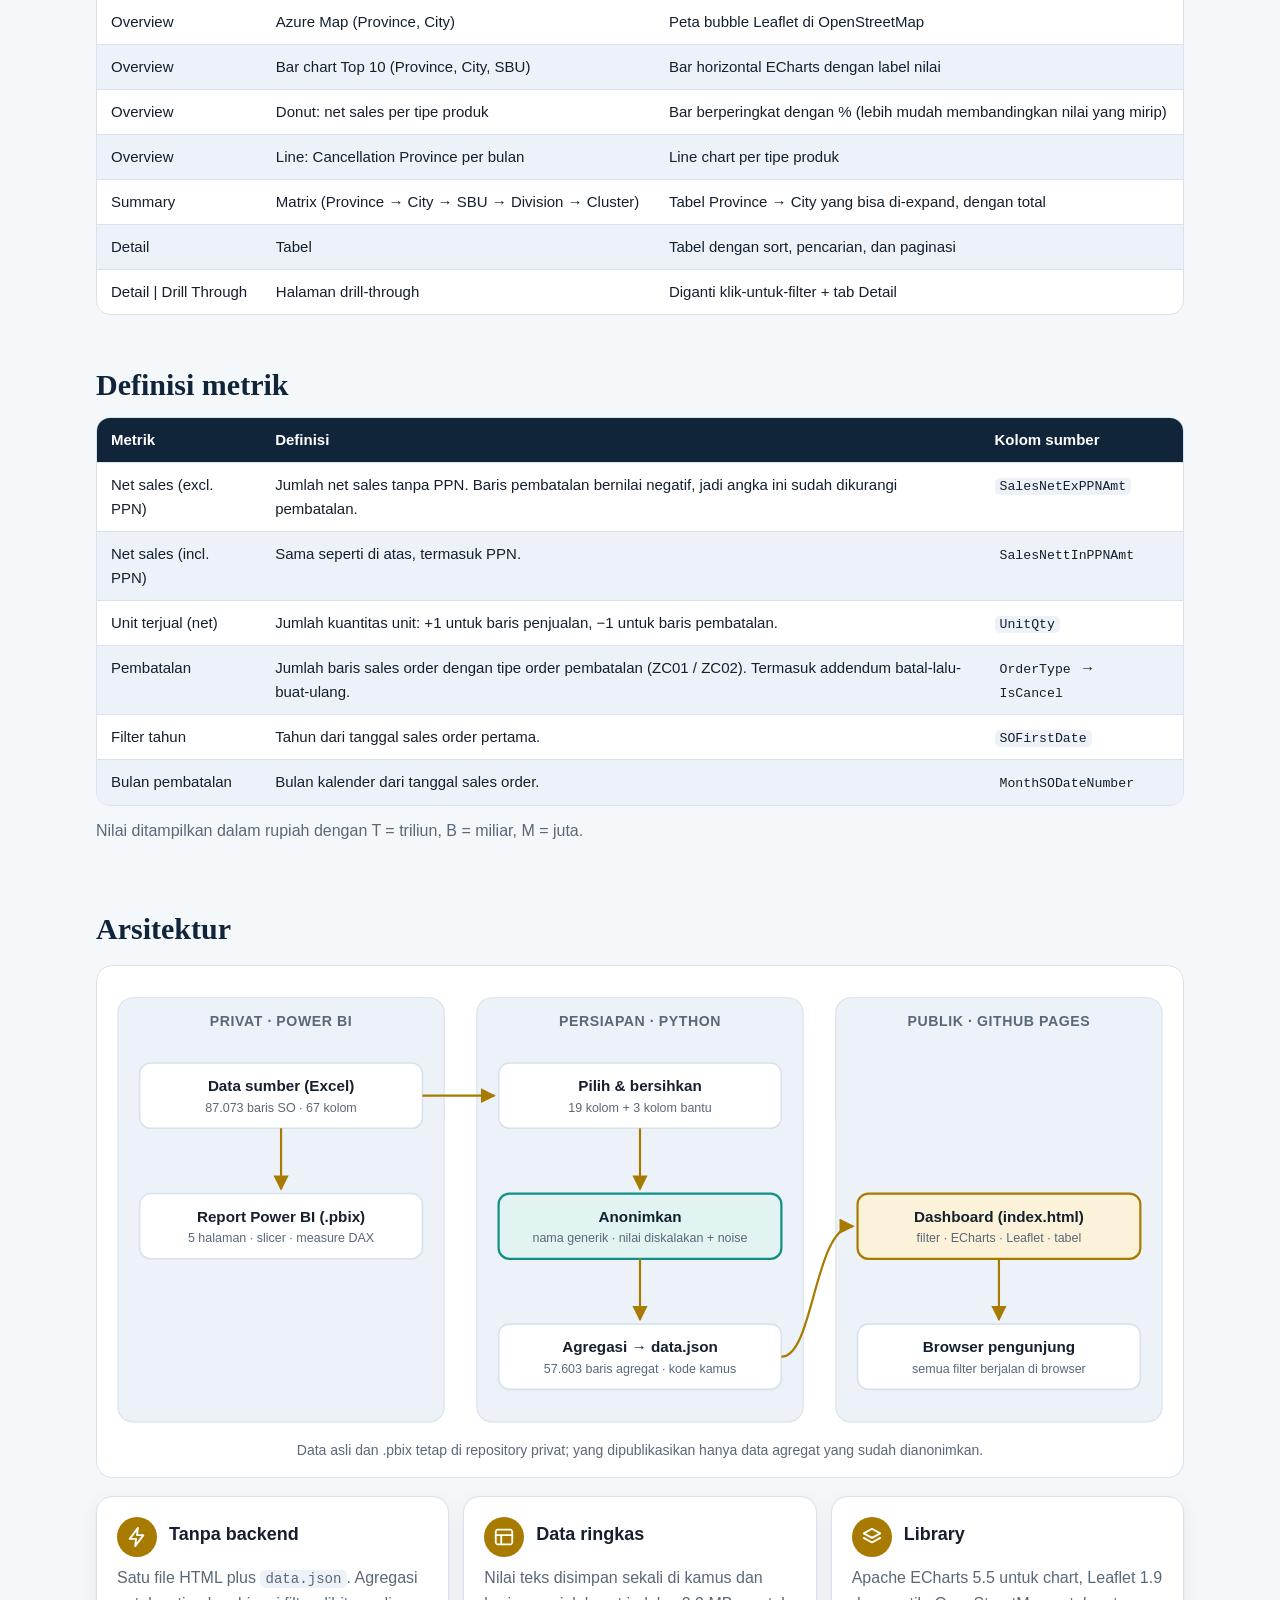
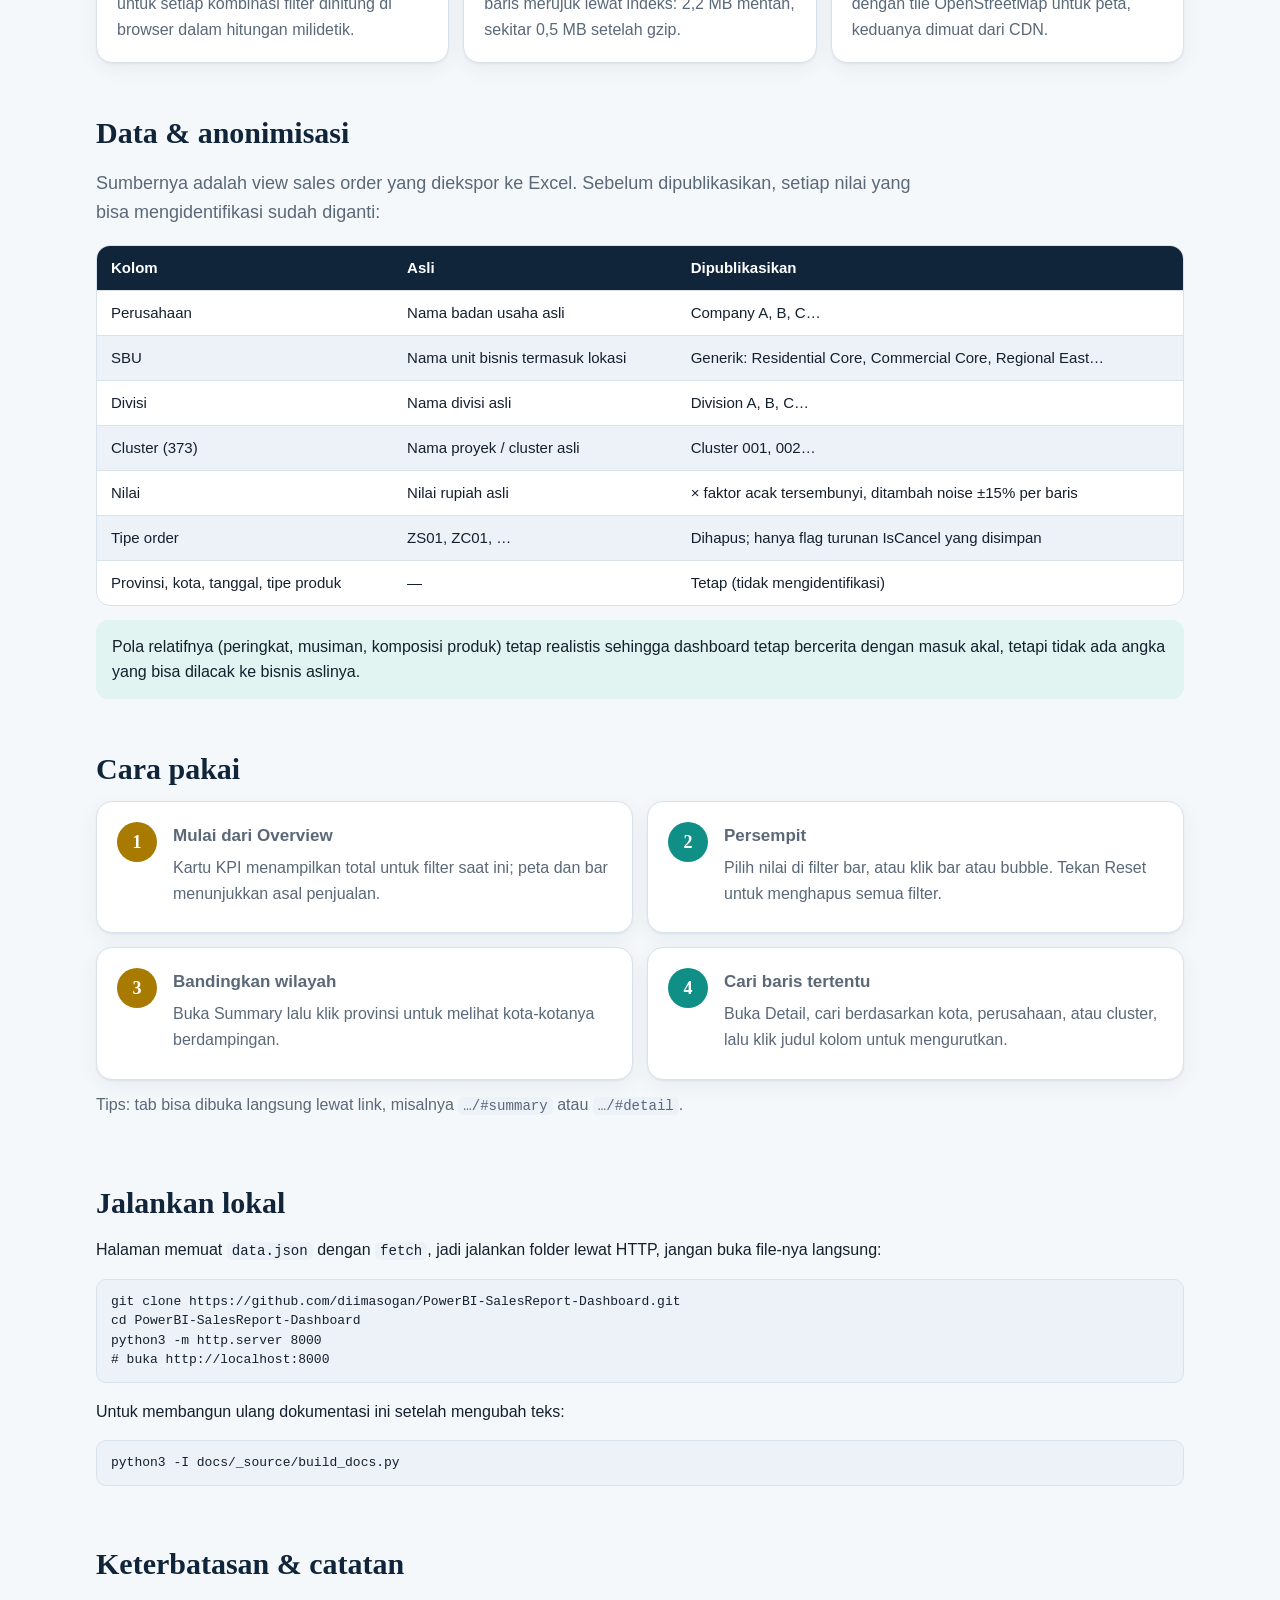
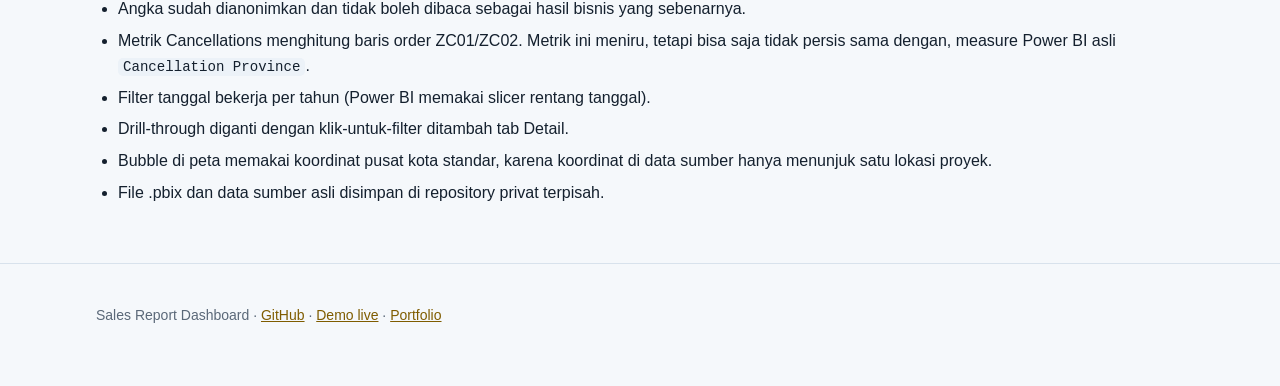
<file: docs/id/SalesReport-Dokumentasi.html>
<!doctype html>
<html lang="id">
<head>
<meta charset="utf-8">
<meta name="viewport" content="width=device-width, initial-scale=1">
<title>Sales Report Dashboard</title>
<meta name="description" content="Dokumentasi dashboard laporan penjualan interaktif, dibangun ulang dari Power BI untuk web dengan data yang dianonimkan.">
<style>
:root{--bg:#F5F8FB;--surface:#FFFFFF;--surface2:#ECF2F8;--ink:#14202E;--muted:#5A6878;--line:#D8E2EC;
 --navy:#10243A;--acc:#A87A00;--acc-ink:#7F5C00;--acc-tint:#FBF2D9;--amber:#0F8F86;--amber-tint:#E1F4F2;--hero:#10243A;--hero-ink:#C9DDEE;--eyebrow:#F2C811;
 --shadow:0 1px 2px rgba(16,36,58,.06),0 6px 20px rgba(16,36,58,.06)}
@media (prefers-color-scheme: dark){:root:not([data-theme="light"]){--bg:#0A121C;--surface:#111D2B;--surface2:#16273A;--ink:#E6EEF6;--muted:#9DB0C3;
 --line:#22374E;--navy:#D2E6F5;--acc:#C9970C;--acc-ink:#F2C811;--acc-tint:#2E2610;--amber:#2FC4B8;--amber-tint:#10302E;--hero:#07101A;--shadow:none}}
:root[data-theme="dark"]{--bg:#0A121C;--surface:#111D2B;--surface2:#16273A;--ink:#E6EEF6;--muted:#9DB0C3;--line:#22374E;--navy:#D2E6F5;
 --acc:#C9970C;--acc-ink:#F2C811;--acc-tint:#2E2610;--amber:#2FC4B8;--amber-tint:#10302E;--hero:#07101A;--shadow:none}
th{background:#10243A!important}
pre.cmd{background:var(--surface2);border:1px solid var(--line);border-radius:10px;padding:12px 14px;overflow:auto;font:13px/1.5 ui-monospace,SFMono-Regular,Menlo,Consolas,monospace;margin:8px 0}

*{box-sizing:border-box}html{scroll-behavior:smooth}
body{margin:0;background:var(--bg);color:var(--ink);font:16px/1.6 "Segoe UI",Calibri,Arial,sans-serif}
a{color:var(--acc-ink)}code{font-family:ui-monospace,SFMono-Regular,Menlo,Consolas,monospace;font-size:.88em;background:var(--surface2);padding:1px 5px;border-radius:5px}
.wrap{max-width:1120px;margin:0 auto;padding:0 16px}
header.hero{background:var(--hero);color:#fff;padding:56px 0 44px}
.hero .eyebrow{color:var(--eyebrow);font-weight:600;letter-spacing:.06em;text-transform:uppercase;font-size:13px}
.hero h1{font:700 clamp(32px,5vw,52px)/1.1 Cambria,Georgia,serif;margin:10px 0 12px}
.hero p{color:var(--hero-ink);max-width:760px;margin:0;font-size:18px}
.hero .meta{margin-top:18px;color:var(--hero-ink);opacity:.8;font-size:14px}
nav.toc{position:sticky;top:0;z-index:5;background:color-mix(in srgb,var(--bg) 88%,transparent);backdrop-filter:blur(8px);border-bottom:1px solid var(--line)}
nav.toc .wrap{display:flex;gap:6px;overflow-x:auto;padding-top:10px;padding-bottom:10px;align-items:center}
nav.toc a{white-space:nowrap;text-decoration:none;color:var(--muted);font-size:14px;padding:6px 10px;border-radius:999px}
nav.toc a:hover{background:var(--surface2);color:var(--ink)}
nav.toc .spacer{flex:1}
.tgl{border:1px solid var(--line);background:var(--surface);color:var(--ink);border-radius:999px;padding:6px 12px;font-size:13px;cursor:pointer;white-space:nowrap;text-decoration:none}
a.tgl{color:var(--ink)!important}
section{padding:44px 0 8px;scroll-margin-top:56px}
h2{font:700 30px/1.2 Cambria,Georgia,serif;color:var(--navy);margin:0 0 14px}
h3{font-size:18px;margin:0 0 6px;color:var(--ink)}
.lead{font-size:18px;color:var(--muted);max-width:820px}
.stats{display:grid;grid-template-columns:repeat(4,1fr);gap:14px;margin-top:22px}
.stat{background:var(--acc-tint);border-radius:14px;padding:18px;text-align:center}
.stat b{display:block;font:700 34px/1.1 Cambria,Georgia,serif;color:var(--acc-ink)}
.stat span{color:var(--muted);font-size:14px}
.grid{display:grid;gap:14px}.g2{grid-template-columns:repeat(2,1fr)}.g3{grid-template-columns:repeat(3,1fr)}
.card{background:var(--surface);border:1px solid var(--line);border-radius:16px;padding:20px;box-shadow:var(--shadow)}
.card p{margin:0;color:var(--muted)}
.ihead{display:flex;gap:12px;align-items:center;margin-bottom:8px}
.ico{width:40px;height:40px;flex:none;padding:9px;border-radius:50%;background:var(--acc);stroke:#fff;fill:none;stroke-width:2;stroke-linecap:round;stroke-linejoin:round}
.amber .ico{background:var(--amber)}
figure{margin:18px 0;background:var(--surface);border:1px solid var(--line);border-radius:16px;padding:10px;overflow:auto}
figure svg{display:block;width:100%;height:auto;min-width:720px;font-family:"Segoe UI",Calibri,Arial,sans-serif}
figcaption{color:var(--muted);font-size:14px;text-align:center;padding:6px}
svg .lane rect{fill:var(--surface2);stroke:var(--line)}svg .lt{fill:var(--muted);font-size:13px;font-weight:700;text-anchor:middle;letter-spacing:.04em;text-transform:uppercase}
svg .bx rect{fill:var(--surface);stroke:var(--line);stroke-width:1.5}svg .bx text{fill:var(--ink);font-size:14px;font-weight:600;text-anchor:middle}
svg .bx text.sm{fill:var(--muted);font-size:11.5px;font-weight:400}
svg .bx.hl rect{stroke:var(--acc);stroke-width:2;fill:var(--acc-tint)}svg .bx.amb rect{stroke:var(--amber);stroke-width:2;fill:var(--amber-tint)}
svg .bx.err rect{stroke:#D0505D;stroke-width:1.5;stroke-dasharray:5 4}
svg .ln path{fill:none;stroke:var(--acc);stroke-width:2}svg .mk{fill:var(--acc)}
ul.clean,ol.clean{padding-left:22px;margin:10px 0}ul.clean li,ol.clean li{margin:6px 0}
.note{background:var(--amber-tint);border-radius:12px;padding:14px 16px;color:var(--ink)}
.tbl{overflow-x:auto;border:1px solid var(--line);border-radius:14px;background:var(--surface)}
table{border-collapse:collapse;width:100%;min-width:620px;font-size:15px}
th{background:var(--navy-th,#141B3C);color:#fff;text-align:left;padding:10px 14px;font-weight:600}
td{padding:10px 14px;border-top:1px solid var(--line);vertical-align:top}
tbody tr:nth-child(even) td{background:var(--surface2)}
.pill{display:inline-block;background:var(--acc-tint);color:var(--acc-ink);font-weight:700;border-radius:999px;padding:2px 10px;font-size:13px}
.q{font-weight:700;color:var(--navy);margin:0 0 6px!important;font-size:17px}
.starter{display:flex;gap:16px;align-items:flex-start}.starter p{margin:0 0 6px}
.snum{flex:none;width:40px;height:40px;border-radius:50%;background:var(--acc);color:#fff;font:700 18px/40px Cambria,Georgia,serif;text-align:center}
.snum.amber{background:var(--amber)}
.outcome{color:var(--acc-ink)!important;font-weight:600;margin-top:8px!important}
.uc h3{font-size:19px;margin-bottom:6px}.uc .meta{font-size:14px;margin:0 0 10px}
.ba{display:grid;grid-template-columns:1fr 1fr;gap:12px}.ba div{border-radius:12px;padding:12px 14px;font-size:15px;color:var(--ink)}
.ba span{display:block;font-weight:700;font-size:12px;letter-spacing:.06em;text-transform:uppercase;margin-bottom:4px}
.before{background:var(--surface2)}.before span{color:var(--muted)}.after{background:var(--acc-tint)}.after span{color:var(--acc-ink)}
a.btn{display:inline-block;background:var(--acc);color:#fff;text-decoration:none;font-weight:600;padding:10px 18px;border-radius:10px}
footer{padding:40px 0 60px;color:var(--muted);font-size:14px;border-top:1px solid var(--line);margin-top:40px}
body.present nav.toc{display:none}
body.present section,body.present header.hero{min-height:100vh;display:flex;flex-direction:column;justify-content:center}
body.present section{border-top:1px solid var(--line)}
@media (max-width:820px){.stats{grid-template-columns:repeat(2,1fr)}.g2,.g3{grid-template-columns:1fr}.ba{grid-template-columns:1fr}h2{font-size:26px}}
@media print{nav.toc,.tgl{display:none}section{break-inside:avoid}body{background:#fff}}

figure img{display:block;width:100%;height:auto;border-radius:10px}

</style>
</head>
<body>
<header class="hero"><div class="wrap">
  <div class="eyebrow">Dokumentasi Proyek</div>
  <h1>Sales Report Dashboard</h1>
  <p>Laporan penjualan properti interaktif yang dibuat di Power BI dan dibangun ulang untuk web dengan ECharts dan Leaflet</p>
  <div class="meta">Versi 1.0 · November 2026 · Proyek portofolio · Data dianonimkan</div>
</div></header>
<nav class="toc" aria-label="Daftar isi"><div class="wrap">
<a href="#summary">Ringkasan</a><a href="#features">Fitur</a><a href="#pages">Halaman report</a><a href="#metrics">Metrik</a><a href="#architecture">Arsitektur</a><a href="#data">Data & anonimisasi</a><a href="#use">Cara pakai</a><a href="#run">Jalankan lokal</a><a href="#notes">Keterbatasan</a>
<span class="spacer"></span>
  <a class="tgl" href="../SalesReport-Documentation.html" hreflang="en">English</a>
  <button class="tgl" id="present" title="Satu bagian per layar (F = layar penuh)">Mode presentasi</button>
  <button class="tgl" id="theme">Tema</button>
</div></nav>
<main class="wrap">
<section id="summary"><h2>Ringkasan eksekutif</h2><p class="lead">Sales Report Dashboard adalah laporan penjualan properti yang interaktif. Awalnya dirancang di Power BI untuk stakeholder yang butuh gambaran cepat performa komersial (dari mana penjualan datang, unit bisnis mana yang mendorongnya, dan di mana pembatalan terjadi), lalu dibangun ulang sebagai halaman web statis supaya siapa saja bisa mencobanya tanpa lisensi Power BI.</p><div class="stats"><div class="stat"><b>87,073</b><span>baris sales order</span></div><div class="stat"><b>5</b><span>halaman Power BI dibangun ulang</span></div><div class="stat"><b>7</b><span>filter yang saling terhubung</span></div><div class="stat"><b>45</b><span>kota di peta</span></div></div><div class="note" style="margin-top:18px">⚠️ Semua nama dan nilai di demo sudah dianonimkan; polanya realistis tetapi angkanya bukan angka asli.</div><figure><a href="https://diimasogan.github.io/PowerBI-SalesReport-Dashboard/"><img src="../img/dashboard.png" alt="Halaman overview dashboard" loading="lazy"></a><figcaption>Halaman Overview (mode terang)</figcaption></figure><p><a class="btn" href="https://diimasogan.github.io/PowerBI-SalesReport-Dashboard/">Buka demo live →</a></p></section><section id="features"><h2>Fitur</h2><div class="grid g3"><div class="card"><div class="ihead"><svg class="ico" viewBox="0 0 24 24"><path d="M3 5h18l-7 8v6l-4 2v-8z"/></svg><h3>Filter global</h3></div><p>Province, City, SBU, Division, Cluster, Product type, dan rentang tahun SO. Daftar City menyesuaikan provinsi yang dipilih.</p></div><div class="card"><div class="ihead"><svg class="ico" viewBox="0 0 24 24"><path d="M13 2 4 14h7l-1 8 9-12h-7z"/></svg><h3>Klik untuk cross-filter</h3></div><p>Klik bar atau bubble di peta untuk langsung memakai nilai itu sebagai filter, seperti cross-filter di Power BI.</p></div><div class="card"><div class="ihead"><svg class="ico" viewBox="0 0 24 24"><path d="M9 4 3 6v14l6-2 6 2 6-2V4l-6 2z"/><path d="M9 4v14M15 6v14"/></svg><h3>Peta penjualan</h3></div><p>Peta bubble net sales per kota; luas bubble sebanding dengan net sales.</p></div><div class="card"><div class="ihead"><svg class="ico" viewBox="0 0 24 24"><path d="M4 20V10M10 20V4M16 20v-7M22 20H2"/></svg><h3>Perbandingan berperingkat</h3></div><p>Net sales per provinsi, 10 kota teratas, SBU, dan tipe produk (dengan persentase dari total).</p></div><div class="card"><div class="ihead"><svg class="ico" viewBox="0 0 24 24"><path d="M3 17l6-6 4 4 8-8"/><path d="M15 7h6v6"/></svg><h3>Tren pembatalan</h3></div><p>Order batal per bulan, dipecah per empat tipe produk utama ditambah Other.</p></div><div class="card"><div class="ihead"><svg class="ico" viewBox="0 0 24 24"><rect x="3" y="4" width="18" height="16" rx="2"/><path d="M3 10h18M9 10v10"/></svg><h3>Tabel ringkasan & detail</h3></div><p>Ringkasan provinsi → kota yang bisa di-expand, dan tabel detail yang bisa di-sort, dicari, dan dipaginasi.</p></div><div class="card amber"><div class="ihead"><svg class="ico" viewBox="0 0 24 24"><path d="M21 12.8A9 9 0 1 1 11.2 3a7 7 0 0 0 9.8 9.8z"/></svg><h3>Mode terang & gelap</h3></div><p>Mengikuti pengaturan sistem dan tombol tema portofolio; warna chart divalidasi ulang untuk tiap mode.</p></div><div class="card amber"><div class="ihead"><svg class="ico" viewBox="0 0 24 24"><rect x="7" y="2" width="10" height="20" rx="2"/><path d="M11 18h2"/></svg><h3>Responsif</h3></div><p>Bisa dipakai di HP: filter dan chart tersusun ke bawah, angka sumbu disembunyikan saat ruang sempit.</p></div><div class="card amber"><div class="ihead"><svg class="ico" viewBox="0 0 24 24"><path d="M12 3l8 3v6c0 4.5-3.4 8.3-8 9-4.6-.7-8-4.5-8-9V6z"/><path d="M9 12l2 2 4-4"/></svg><h3>Privasi sejak desain</h3></div><p>Tidak ada nama atau nilai asli yang dipublikasikan; file asli tetap di repository privat.</p></div></div></section><section id="pages"><h2>Halaman report: Power BI → web</h2><p class="lead">Setiap halaman dan visual Power BI punya padanan di web:</p><div class="tbl"><table><thead><tr><th>Halaman Power BI</th><th>Visual Power BI</th><th>Dashboard web</th></tr></thead><tbody><tr><td>Cover</td><td>Judul, logo, kartu Last Refreshed</td><td>Header halaman dengan tanggal cut-off data (tanpa logo perusahaan)</td></tr><tr><td>Overview</td><td>Slicer (7)</td><td>Filter bar menempel, dipakai bersama semua tab</td></tr><tr><td>Overview</td><td>Azure Map (Province, City)</td><td>Peta bubble Leaflet di OpenStreetMap</td></tr><tr><td>Overview</td><td>Bar chart Top 10 (Province, City, SBU)</td><td>Bar horizontal ECharts dengan label nilai</td></tr><tr><td>Overview</td><td>Donut: net sales per tipe produk</td><td>Bar berperingkat dengan % (lebih mudah membandingkan nilai yang mirip)</td></tr><tr><td>Overview</td><td>Line: Cancellation Province per bulan</td><td>Line chart per tipe produk</td></tr><tr><td>Summary</td><td>Matrix (Province → City → SBU → Division → Cluster)</td><td>Tabel Province → City yang bisa di-expand, dengan total</td></tr><tr><td>Detail</td><td>Tabel</td><td>Tabel dengan sort, pencarian, dan paginasi</td></tr><tr><td>Detail | Drill Through</td><td>Halaman drill-through</td><td>Diganti klik-untuk-filter + tab Detail</td></tr></tbody></table></div></section><section id="metrics"><h2>Definisi metrik</h2><div class="tbl"><table><thead><tr><th>Metrik</th><th>Definisi</th><th>Kolom sumber</th></tr></thead><tbody><tr><td>Net sales (excl. PPN)</td><td>Jumlah net sales tanpa PPN. Baris pembatalan bernilai negatif, jadi angka ini sudah dikurangi pembatalan.</td><td><code>SalesNetExPPNAmt</code></td></tr><tr><td>Net sales (incl. PPN)</td><td>Sama seperti di atas, termasuk PPN.</td><td><code>SalesNettInPPNAmt</code></td></tr><tr><td>Unit terjual (net)</td><td>Jumlah kuantitas unit: +1 untuk baris penjualan, −1 untuk baris pembatalan.</td><td><code>UnitQty</code></td></tr><tr><td>Pembatalan</td><td>Jumlah baris sales order dengan tipe order pembatalan (ZC01 / ZC02). Termasuk addendum batal-lalu-buat-ulang.</td><td><code>OrderType</code> → <code>IsCancel</code></td></tr><tr><td>Filter tahun</td><td>Tahun dari tanggal sales order pertama.</td><td><code>SOFirstDate</code></td></tr><tr><td>Bulan pembatalan</td><td>Bulan kalender dari tanggal sales order.</td><td><code>MonthSODateNumber</code></td></tr></tbody></table></div><p style="margin-top:12px;color:var(--muted)">Nilai ditampilkan dalam rupiah dengan T = triliun, B = miliar, M = juta.</p></section><section id="architecture"><h2>Arsitektur</h2><figure><svg viewBox="0 0 980 420" role="img" aria-label="Architecture"><defs><marker id="ar" viewBox="0 0 10 10" refX="9" refY="5" markerWidth="7" markerHeight="7" orient="auto-start-reverse"><path d="M0 0 10 5 0 10z" class="mk"/></marker></defs><g class="lane"><rect x="10" y="20" width="300" height="390" rx="14"/><text x="160" y="46" class="lt">Privat · Power BI</text></g><g class="lane"><rect x="340" y="20" width="300" height="390" rx="14"/><text x="490" y="46" class="lt">Persiapan · Python</text></g><g class="lane"><rect x="670" y="20" width="300" height="390" rx="14"/><text x="820" y="46" class="lt">Publik · GitHub Pages</text></g><g class="bx"><rect x="30" y="80" width="260" height="60" rx="10"/><text x="160" y="106">Data sumber (Excel)</text><text x="160" y="125" class="sm">87.073 baris SO · 67 kolom</text></g><g class="bx"><rect x="30" y="200" width="260" height="60" rx="10"/><text x="160" y="226">Report Power BI (.pbix)</text><text x="160" y="245" class="sm">5 halaman · slicer · measure DAX</text></g><g class="bx"><rect x="360" y="80" width="260" height="60" rx="10"/><text x="490" y="106">Pilih & bersihkan</text><text x="490" y="125" class="sm">19 kolom + 3 kolom bantu</text></g><g class="bx amb"><rect x="360" y="200" width="260" height="60" rx="10"/><text x="490" y="226">Anonimkan</text><text x="490" y="245" class="sm">nama generik · nilai diskalakan + noise</text></g><g class="bx"><rect x="360" y="320" width="260" height="60" rx="10"/><text x="490" y="346">Agregasi → data.json</text><text x="490" y="365" class="sm">57.603 baris agregat · kode kamus</text></g><g class="bx hl"><rect x="690" y="200" width="260" height="60" rx="10"/><text x="820" y="226">Dashboard (index.html)</text><text x="820" y="245" class="sm">filter · ECharts · Leaflet · tabel</text></g><g class="bx"><rect x="690" y="320" width="260" height="60" rx="10"/><text x="820" y="346">Browser pengunjung</text><text x="820" y="365" class="sm">semua filter berjalan di browser</text></g><g class="ln"><path d="M160 140 V196" marker-end="url(#ar)"/></g><g class="ln"><path d="M290 110 H356" marker-end="url(#ar)"/></g><g class="ln"><path d="M490 140 V196" marker-end="url(#ar)"/></g><g class="ln"><path d="M490 260 V316" marker-end="url(#ar)"/></g><g class="ln"><path d="M620 350 C650 350 650 230 686 230" marker-end="url(#ar)"/></g><g class="ln"><path d="M820 260 V316" marker-end="url(#ar)"/></g></svg><figcaption>Data asli dan .pbix tetap di repository privat; yang dipublikasikan hanya data agregat yang sudah dianonimkan.</figcaption></figure><div class="grid g3"><div class="card"><div class="ihead"><svg class="ico" viewBox="0 0 24 24"><path d="M13 2 4 14h7l-1 8 9-12h-7z"/></svg><h3>Tanpa backend</h3></div><p>Satu file HTML plus <code>data.json</code>. Agregasi untuk setiap kombinasi filter dihitung di browser dalam hitungan milidetik.</p></div><div class="card"><div class="ihead"><svg class="ico" viewBox="0 0 24 24"><rect x="3" y="4" width="18" height="16" rx="2"/><path d="M3 10h18M9 10v10"/></svg><h3>Data ringkas</h3></div><p>Nilai teks disimpan sekali di kamus dan baris merujuk lewat indeks: 2,2 MB mentah, sekitar 0,5 MB setelah gzip.</p></div><div class="card"><div class="ihead"><svg class="ico" viewBox="0 0 24 24"><path d="m12 3 9 5-9 5-9-5z"/><path d="m3 13 9 5 9-5"/></svg><h3>Library</h3></div><p>Apache ECharts 5.5 untuk chart, Leaflet 1.9 dengan tile OpenStreetMap untuk peta, keduanya dimuat dari CDN.</p></div></div></section><section id="data"><h2>Data & anonimisasi</h2><p class="lead">Sumbernya adalah view sales order yang diekspor ke Excel. Sebelum dipublikasikan, setiap nilai yang bisa mengidentifikasi sudah diganti:</p><div class="tbl"><table><thead><tr><th>Kolom</th><th>Asli</th><th>Dipublikasikan</th></tr></thead><tbody><tr><td>Perusahaan</td><td>Nama badan usaha asli</td><td>Company A, B, C…</td></tr><tr><td>SBU</td><td>Nama unit bisnis termasuk lokasi</td><td>Generik: Residential Core, Commercial Core, Regional East…</td></tr><tr><td>Divisi</td><td>Nama divisi asli</td><td>Division A, B, C…</td></tr><tr><td>Cluster (373)</td><td>Nama proyek / cluster asli</td><td>Cluster 001, 002…</td></tr><tr><td>Nilai</td><td>Nilai rupiah asli</td><td>× faktor acak tersembunyi, ditambah noise ±15% per baris</td></tr><tr><td>Tipe order</td><td>ZS01, ZC01, …</td><td>Dihapus; hanya flag turunan IsCancel yang disimpan</td></tr><tr><td>Provinsi, kota, tanggal, tipe produk</td><td>—</td><td>Tetap (tidak mengidentifikasi)</td></tr></tbody></table></div><div class="note" style="margin-top:14px">Pola relatifnya (peringkat, musiman, komposisi produk) tetap realistis sehingga dashboard tetap bercerita dengan masuk akal, tetapi tidak ada angka yang bisa dilacak ke bisnis aslinya.</div></section><section id="use"><h2>Cara pakai</h2><div class="grid g2"><div class="card starter"><div class="snum">1</div><div><p class="q">Mulai dari Overview</p><p>Kartu KPI menampilkan total untuk filter saat ini; peta dan bar menunjukkan asal penjualan.</p></div></div><div class="card starter"><div class="snum amber">2</div><div><p class="q">Persempit</p><p>Pilih nilai di filter bar, atau klik bar atau bubble. Tekan Reset untuk menghapus semua filter.</p></div></div><div class="card starter"><div class="snum">3</div><div><p class="q">Bandingkan wilayah</p><p>Buka Summary lalu klik provinsi untuk melihat kota-kotanya berdampingan.</p></div></div><div class="card starter"><div class="snum amber">4</div><div><p class="q">Cari baris tertentu</p><p>Buka Detail, cari berdasarkan kota, perusahaan, atau cluster, lalu klik judul kolom untuk mengurutkan.</p></div></div></div><p style="margin-top:12px;color:var(--muted)">Tips: tab bisa dibuka langsung lewat link, misalnya <code>…/#summary</code> atau <code>…/#detail</code>.</p></section><section id="run"><h2>Jalankan lokal</h2><p>Halaman memuat <code>data.json</code> dengan <code>fetch</code>, jadi jalankan folder lewat HTTP, jangan buka file-nya langsung:</p><pre class="cmd">git clone https://github.com/diimasogan/PowerBI-SalesReport-Dashboard.git
cd PowerBI-SalesReport-Dashboard
python3 -m http.server 8000
# buka http://localhost:8000</pre><p>Untuk membangun ulang dokumentasi ini setelah mengubah teks:</p><pre class="cmd">python3 -I docs/_source/build_docs.py</pre></section><section id="notes"><h2>Keterbatasan & catatan</h2><ul class="clean"><li>Angka sudah dianonimkan dan tidak boleh dibaca sebagai hasil bisnis yang sebenarnya.</li><li>Metrik Cancellations menghitung baris order ZC01/ZC02. Metrik ini meniru, tetapi bisa saja tidak persis sama dengan, measure Power BI asli <code>Cancellation Province</code>.</li><li>Filter tanggal bekerja per tahun (Power BI memakai slicer rentang tanggal).</li><li>Drill-through diganti dengan klik-untuk-filter ditambah tab Detail.</li><li>Bubble di peta memakai koordinat pusat kota standar, karena koordinat di data sumber hanya menunjuk satu lokasi proyek.</li><li>File .pbix dan data sumber asli disimpan di repository privat terpisah.</li></ul></section>
</main>
<footer><div class="wrap">Sales Report Dashboard · <a href="https://github.com/diimasogan/PowerBI-SalesReport-Dashboard">GitHub</a> · <a href="https://diimasogan.github.io/PowerBI-SalesReport-Dashboard/">Demo live</a> · <a href="https://diimasogan.github.io/#projects">Portfolio</a></div></footer>
<script>
(function(){var r=document.documentElement,k='doc-theme';
function set(t){if(t)r.setAttribute('data-theme',t);else r.removeAttribute('data-theme');try{localStorage.setItem(k,t)}catch(e){}}
try{var t=localStorage.getItem(k);if(t)r.setAttribute('data-theme',t)}catch(e){}
document.getElementById('theme').onclick=function(){var c=r.getAttribute('data-theme');set(c==='dark'?'light':c==='light'?'':'dark')};
document.getElementById('present').onclick=function(){document.body.classList.toggle('present')};
document.addEventListener('keydown',function(e){if(e.key==='f'&&document.body.classList.contains('present')){document.fullscreenElement?document.exitFullscreen():document.documentElement.requestFullscreen&&document.documentElement.requestFullscreen()}});
})();
</script>
</body>
</html>
</file>
